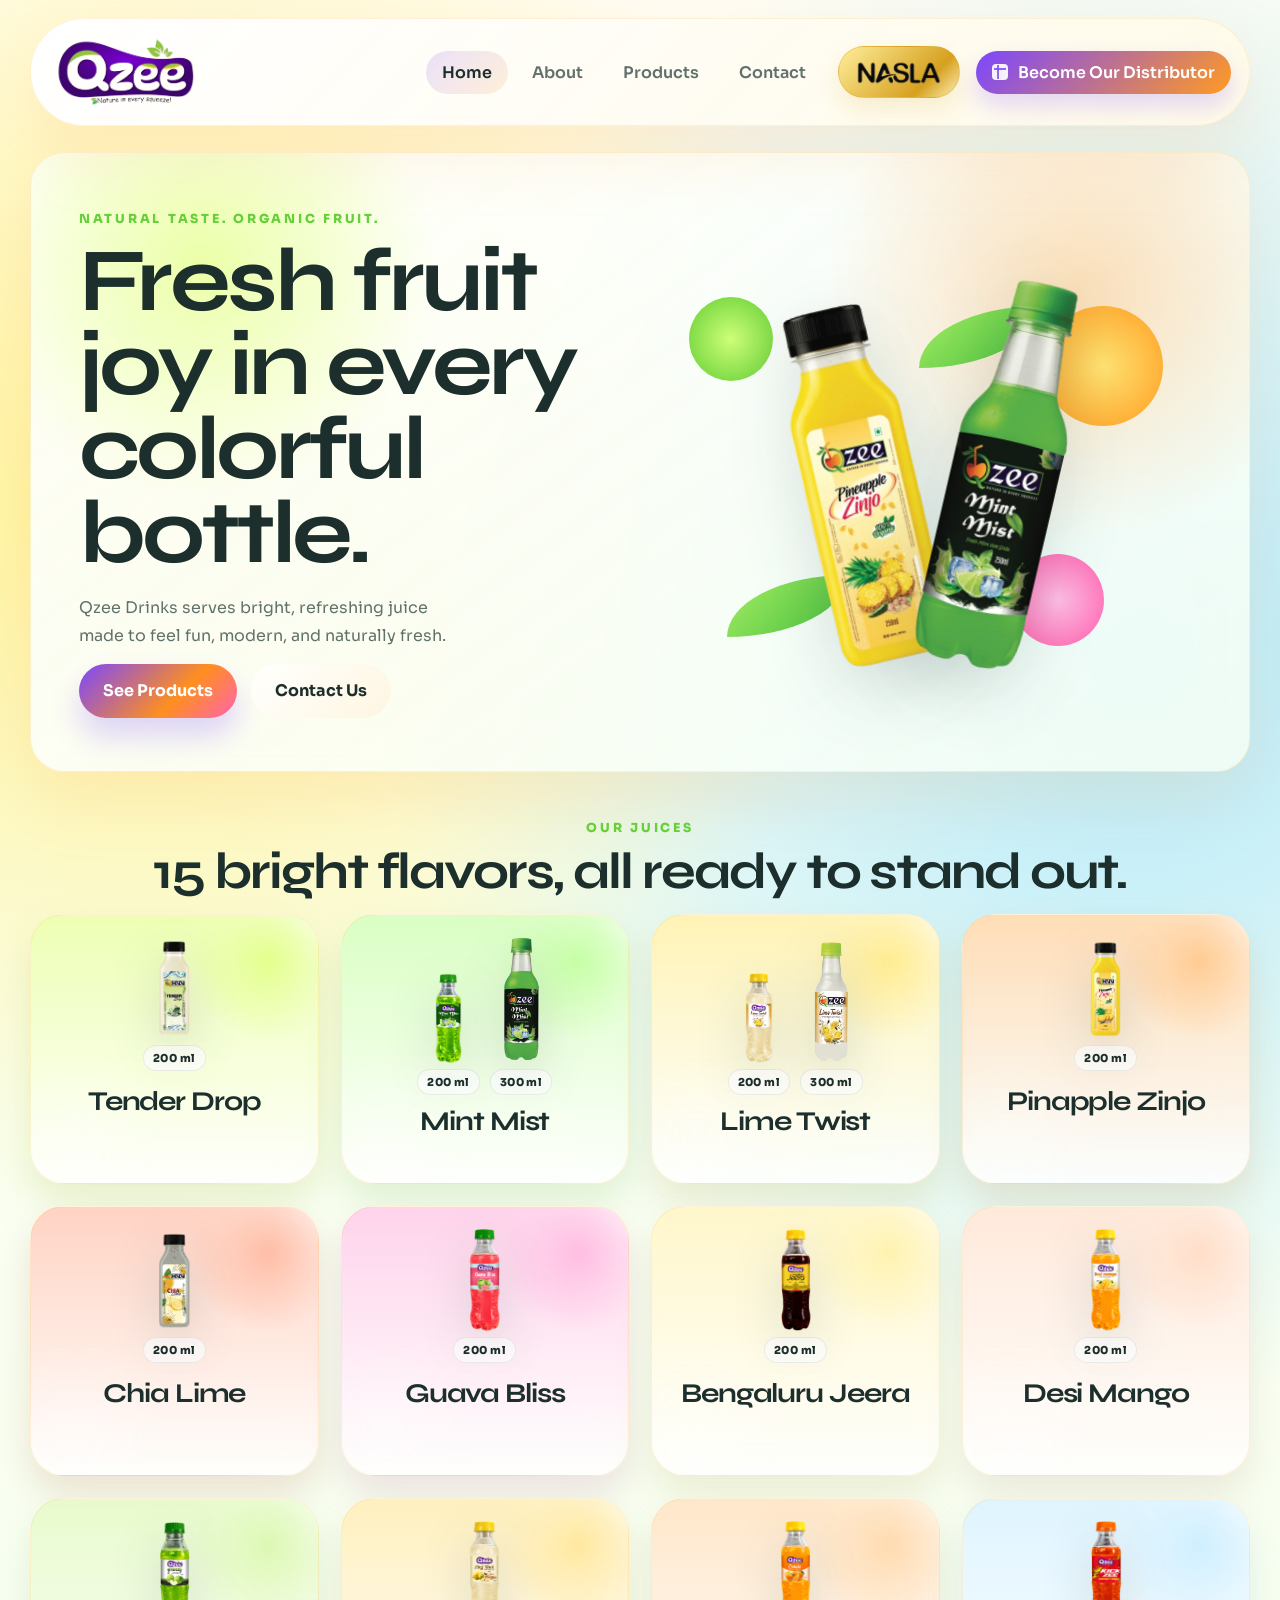
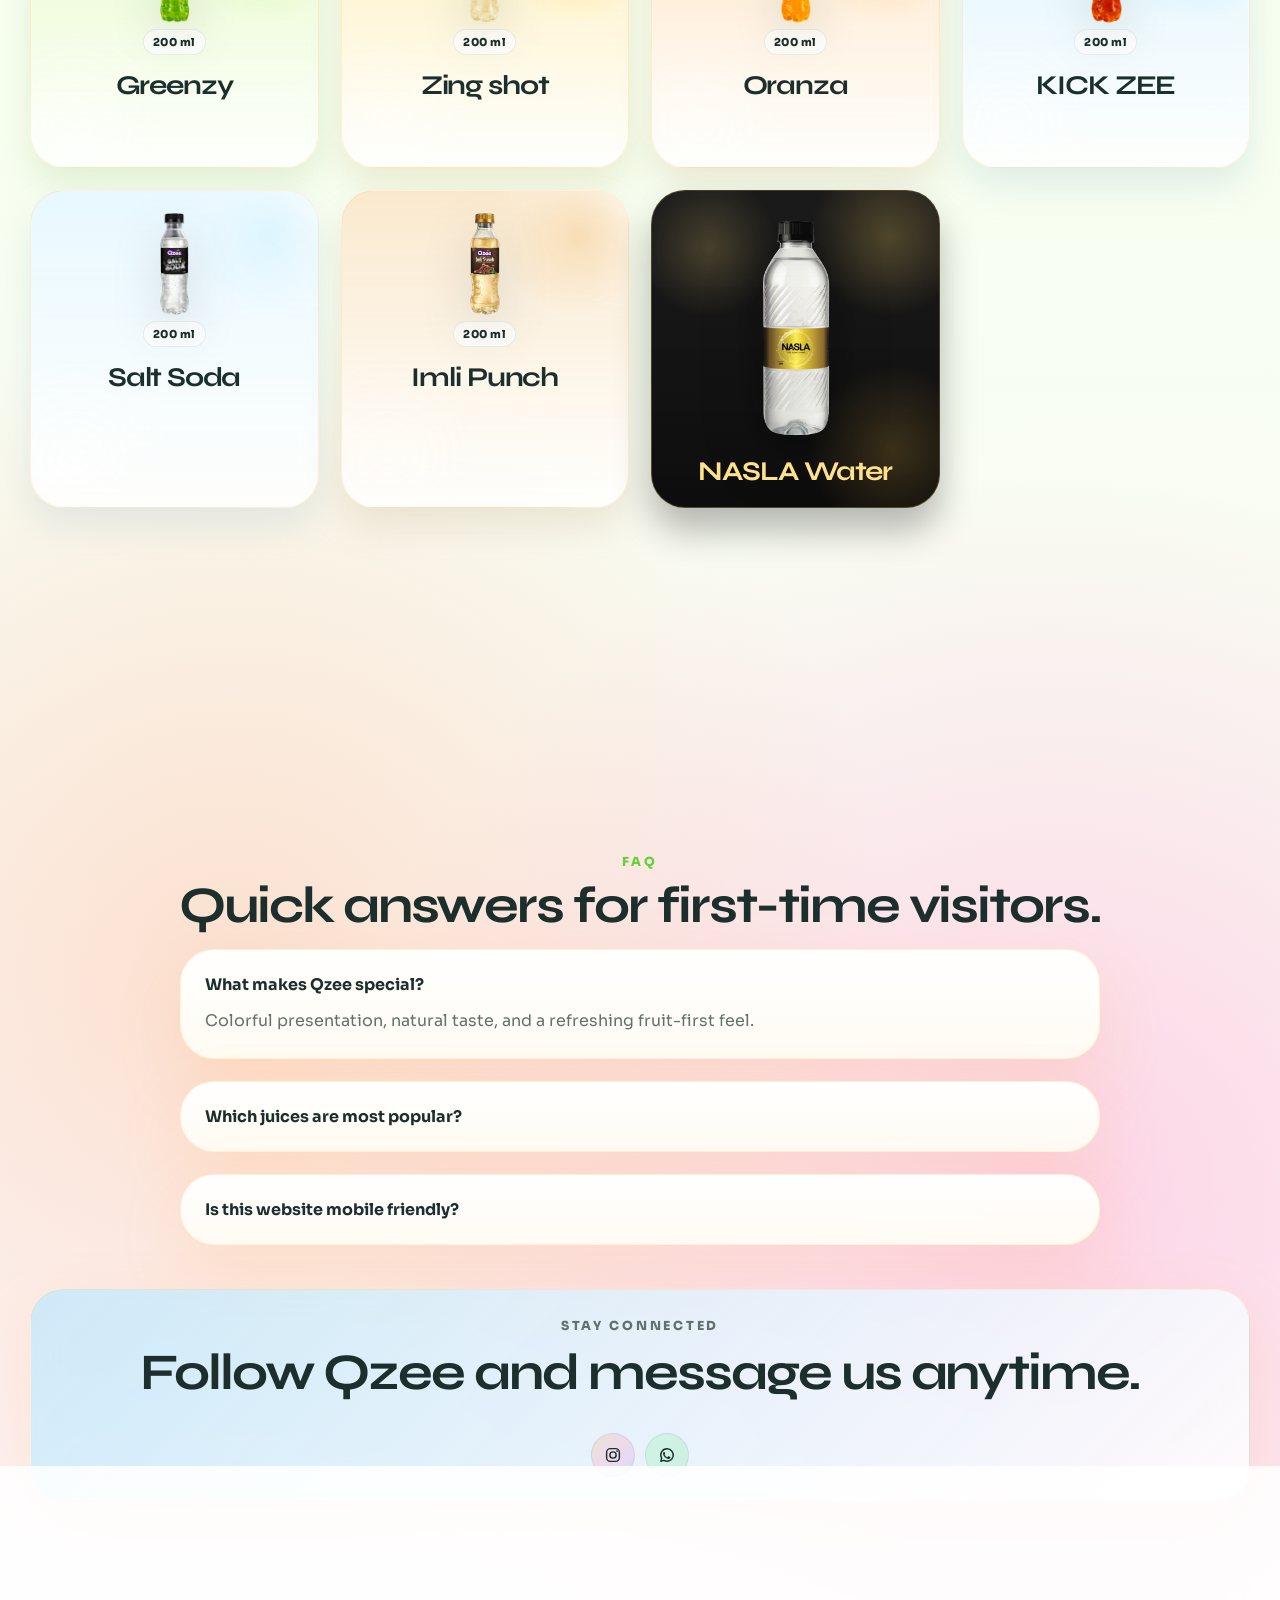
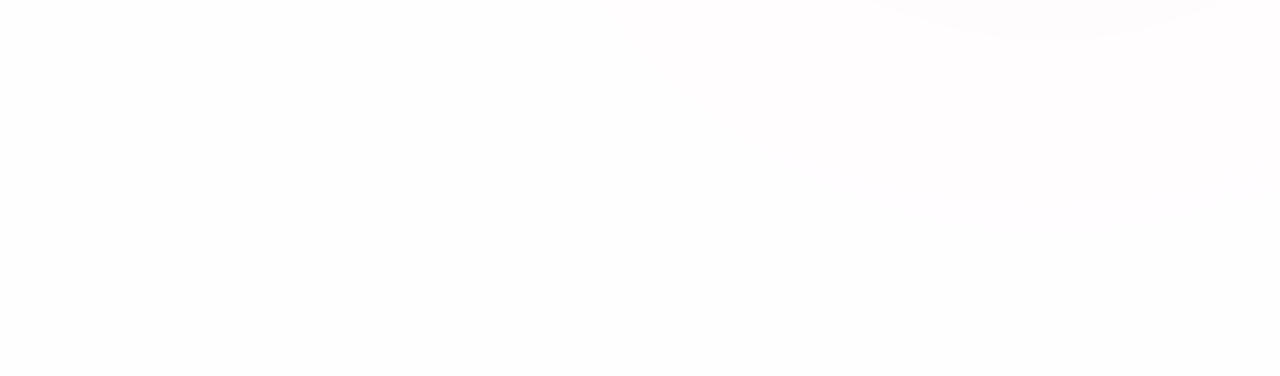
<file: index.html>
<!DOCTYPE html>
<html lang="en">
  <head>
    <meta charset="UTF-8" />
    <meta name="viewport" content="width=device-width, initial-scale=1.0" />
    <title>Qzee Drinks | Natural Fruit Juices, Soda Mixes & Fresh Refreshment</title>
    <meta
      name="description"
      content="Qzee Drinks brings natural fruit juices, soda lime refreshers, tender coconut blends, and bright everyday flavors made for fresh, real taste."
    />
    <meta property="og:title" content="Qzee Drinks | Natural Fruit Juices, Soda Mixes & Fresh Refreshment" />
    <meta
      property="og:description"
      content="Qzee Drinks brings natural fruit juices, soda lime refreshers, tender coconut blends, and bright everyday flavors made for fresh, real taste."
    />
    <meta property="og:type" content="website" />
    <link rel="preconnect" href="https://fonts.googleapis.com" />
    <link rel="preconnect" href="https://fonts.gstatic.com" crossorigin />
    <link
      href="https://fonts.googleapis.com/css2?family=Sora:wght@400;500;600;700;800&family=Syne:wght@600;700;800&display=swap"
      rel="stylesheet"
    />
    <link rel="icon" type="image/svg+xml" href="assets/qzee-logo.svg" />
    <link rel="shortcut icon" href="assets/qzee-logo.svg" />
    <link rel="apple-touch-icon" href="assets/qzee-logo.jpg" />
    <link rel="stylesheet" href="styles.css" />
  </head>
  <body data-page="home">
    <div class="site-shell">
      <header class="site-header">
        <a class="brand" href="index.html" aria-label="Qzee Drinks home">
          <img src="assets/qzee-logo.jpg" alt="Qzee Drinks logo" />
        </a>

        <button class="nav-toggle" aria-label="Open navigation" aria-expanded="false">
          <span></span>
          <span></span>
          <span></span>
        </button>

        <nav class="site-nav">
          <a class="active" href="index.html">Home</a>
          <a href="about.html">About</a>
          <a href="products.html">Products</a>
          <a href="contact.html">Contact</a>
          <a class="nasla-link-nav" href="nasla.html" aria-label="NASLA Water">
            <img src="assets/nasla-logo.png" alt="NASLA logo" />
          </a>
          <a class="distributor-link" href="contact.html">
            <span class="distributor-icon" aria-hidden="true"></span>
            Become Our Distributor
          </a>
        </nav>
      </header>

      <main>
        <section class="hero-home reveal" data-parallax-area>
          <div class="hero-copy">
            <p class="eyebrow">Natural Taste. Organic Fruit.</p>
            <h1>Fresh fruit joy in every colorful bottle.</h1>
            <p class="hero-text">
              Qzee Drinks serves bright, refreshing juice made to feel fun, modern, and naturally fresh.
            </p>
            <div class="hero-actions">
              <a class="button button-primary" href="products.html">See Products</a>
              <a class="button button-secondary" href="contact.html">Contact Us</a>
            </div>
          </div>

          <div class="hero-visual">
            <div class="shape blob-yellow"></div>
            <div class="shape blob-green"></div>
            <div class="shape blob-pink"></div>
            <div class="shape leaf-left"></div>
            <div class="shape leaf-right"></div>
            <div class="hero-bottles" data-follow-target>
              <img class="hero-bottle hero-bottle-left" src="assets/pinapple-zinjo.jpg" alt="Qzee bottle" />
              <img class="hero-bottle hero-bottle-right" src="assets/mint-mist.jpg" alt="Qzee bottle" />
            </div>
            <div class="hero-media-surface" data-follow-target>
              <div class="hero-media-image" aria-label="Qzee hero media placeholder"></div>
            </div>
          </div>
        </section>

        <section class="section reveal">
          <div class="section-header centered">
            <p class="eyebrow">Our Juices</p>
            <h2>15 bright flavors, all ready to stand out.</h2>
          </div>

          <div class="juice-grid">
            <article class="juice-card" style="--card-color:#dfff77;">
              <div class="juice-bottle-row">
                <div class="juice-bottle-unit small"><img src="assets/tender-drop.jpg" alt="Tender Drop 200 ml bottle" /><span>200 ml</span></div>
              </div>
              <h3>Tender Drop</h3>
            </article>
            <article class="juice-card dual-bottle-card" style="--card-color:#bcff95;">
              <div class="juice-bottle-row">
                <div class="juice-bottle-unit small"><img src="assets/Q9.jpg" alt="Mint Mist 200 ml bottle" /><span>200 ml</span></div>
                <div class="juice-bottle-unit"><img src="assets/mint-mist.jpg" alt="Mint Mist 300 ml bottle" /><span>300 ml</span></div>
              </div>
              <h3>Mint Mist</h3>
            </article>
            <article class="juice-card dual-bottle-card" style="--card-color:#ffe97d;">
              <div class="juice-bottle-row">
                <div class="juice-bottle-unit small"><img src="assets/Q1.jpg" alt="Lime Twist 200 ml bottle" /><span>200 ml</span></div>
                <div class="juice-bottle-unit"><img src="assets/lime-twist.jpg" alt="Lime Twist 300 ml bottle" /><span>300 ml</span></div>
              </div>
              <h3>Lime Twist</h3>
            </article>
            <article class="juice-card" style="--card-color:#ffc27e;">
              <div class="juice-bottle-row">
                <div class="juice-bottle-unit small"><img src="assets/pinapple-zinjo.jpg" alt="Pinapple Zinjo 200 ml bottle" /><span>200 ml</span></div>
              </div>
              <h3>Pinapple Zinjo</h3>
            </article>
            <article class="juice-card" style="--card-color:#ffb195;">
              <div class="juice-bottle-row">
                <div class="juice-bottle-unit small"><img src="assets/chia-lime.jpg" alt="Chia Lime 200 ml bottle" /><span>200 ml</span></div>
              </div>
              <h3>Chia Lime</h3>
            </article>
            <article class="juice-card" style="--card-color:#ffb1dc;">
              <div class="juice-bottle-row">
                <div class="juice-bottle-unit small"><img src="assets/Q4.jpg" alt="Berry Chill 200 ml bottle" /><span>200 ml</span></div>
              </div>
              <h3>Guava Bliss</h3>
            </article>
            <article class="juice-card" style="--card-color:#fff0a1;">
              <div class="juice-bottle-row">
                <div class="juice-bottle-unit small"><img src="assets/Q2.jpg" alt="Pineapple Pop 200 ml bottle" /><span>200 ml</span></div>
              </div>
              <h3>Bengaluru Jeera</h3>
            </article>
            <article class="juice-card" style="--card-color:#ffd8be;">
              <div class="juice-bottle-row">
                <div class="juice-bottle-unit small"><img src="assets/Q3.jpg" alt="Peach Glow 200 ml bottle" /><span>200 ml</span></div>
              </div>
              <h3>Desi Mango</h3>
            </article>
            <article class="juice-card" style="--card-color:#d6f7a5;">
              <div class="juice-bottle-row">
                <div class="juice-bottle-unit small"><img src="assets/Q5.jpg" alt="Green Fresh 200 ml bottle" /><span>200 ml</span></div>
              </div>
              <h3>Greenzy</h3>
            </article>
            <article class="juice-card" style="--card-color:#ffe48d;">
              <div class="juice-bottle-row">
                <div class="juice-bottle-unit small"><img src="assets/Q6.jpg" alt="Passion Sun 200 ml bottle" /><span>200 ml</span></div>
              </div>
              <h3>Zing shot</h3>
            </article>
            <article class="juice-card" style="--card-color:#ffd4a0;">
              <div class="juice-bottle-row">
                <div class="juice-bottle-unit small"><img src="assets/Q7.jpg" alt="Papaya Gold 200 ml bottle" /><span>200 ml</span></div>
              </div>
              <h3>Oranza</h3>
            </article>
            <article class="juice-card" style="--card-color:#c6ecff;">
              <div class="juice-bottle-row">
                <div class="juice-bottle-unit small"><img src="assets/Q8.jpg" alt="Blue Chill 200 ml bottle" /><span>200 ml</span></div>
              </div>
              <h3>KICK ZEE</h3>
            </article>
            <article class="juice-card" style="--card-color:#d7f3ff;">
              <div class="juice-bottle-row">
                <div class="juice-bottle-unit small"><img class="bottle-boost" src="assets/salt-lime.jpg" alt="Salt Soda 200 ml bottle" /><span>200 ml</span></div>
              </div>
              <h3>Salt Soda</h3>
            </article>
            <article class="juice-card" style="--card-color:#f6d7a7;">
              <div class="juice-bottle-row">
                <div class="juice-bottle-unit small"><img class="bottle-boost" src="assets/imli-punch.jpg" alt="Imli Punch 200 ml bottle" /><span>200 ml</span></div>
              </div>
              <h3>Imli Punch</h3>
            </article>
            <a class="juice-card nasla-promo-card" href="nasla.html">
              <div class="juice-bottle-row"><img src="assets/nasla-water-bottle.png" alt="NASLA Mineral Water bottle" /></div>
              <h3>NASLA Water</h3>
            </a>
          </div>
        </section>

        <section class="section reveal">
          <div class="section-header centered">
            <p class="eyebrow">Customer Love</p>
            <h2>Happy words from juice lovers.</h2>
          </div>

          <div class="card-grid three-col">
            <article class="info-card review-tone-1">
              <span class="stars">★★★★★</span>
              <p>Mint Lime tastes super fresh and clean.</p>
              <strong>Rizwan</strong>
            </article>
            <article class="info-card review-tone-2">
              <span class="stars">★★★★★</span>
              <p>Lime Twist is bold, bright, and really fun.</p>
              <strong>Hiba</strong>
            </article>
            <article class="info-card review-tone-3">
              <span class="stars">★★★★★</span>
              <p>Tender Coconut feels cool, smooth, and light.</p>
              <strong>Faris</strong>
            </article>
          </div>
        </section>

        <section class="section reveal">
          <div class="section-header centered">
            <p class="eyebrow">FAQ</p>
            <h2>Quick answers for first-time visitors.</h2>
          </div>

          <div class="faq-stack">
            <article class="faq-item active">
              <button class="faq-question" type="button">What makes Qzee special?</button>
              <div class="faq-answer">
                <p>Colorful presentation, natural taste, and a refreshing fruit-first feel.</p>
              </div>
            </article>
            <article class="faq-item">
              <button class="faq-question" type="button">Which juices are most popular?</button>
              <div class="faq-answer">
                <p>Mint Lime, Lime Twist, and Tender Coconut are the top favorites.</p>
              </div>
            </article>
            <article class="faq-item">
              <button class="faq-question" type="button">Is this website mobile friendly?</button>
              <div class="faq-answer">
                <p>Yes. The full site is rebuilt with a cleaner mobile-responsive layout.</p>
              </div>
            </article>
          </div>
        </section>

        <section class="section reveal">
          <div class="social-strip info-card tone-blue">
            <div class="section-header centered">
              <p class="eyebrow">Stay Connected</p>
              <h2>Follow Qzee and message us anytime.</h2>
            </div>
            <div class="social-links centered-social">
              <a class="social-link instagram-link" href="https://www.instagram.com/qzee_drinks?igsh=amtldzd6ZnJyOWF2" target="_blank" rel="noreferrer" aria-label="Instagram">
                <svg viewBox="0 0 24 24" aria-hidden="true"><rect x="3.5" y="3.5" width="17" height="17" rx="5"></rect><circle cx="12" cy="12" r="4.2"></circle><circle cx="17.4" cy="6.7" r="1.2" class="fill-dot"></circle></svg>
              </a>
              <a class="social-link whatsapp-link" href="https://wa.me/918861335079" target="_blank" rel="noreferrer" aria-label="WhatsApp">
                <svg viewBox="0 0 24 24" aria-hidden="true"><path d="M12 3.75a8.25 8.25 0 0 0-7.12 12.41L3.75 20.25l4.21-1.1A8.25 8.25 0 1 0 12 3.75Z"></path><path d="M9.13 8.5c-.17-.38-.35-.39-.52-.4h-.45c-.16 0-.42.06-.64.3-.22.24-.84.82-.84 2s.86 2.31.98 2.47c.12.16 1.69 2.73 4.18 3.72 2.06.82 2.49.66 2.94.62.45-.04 1.46-.6 1.66-1.19.2-.59.2-1.09.14-1.19-.06-.1-.23-.16-.49-.29-.26-.12-1.53-.75-1.77-.84-.24-.09-.42-.12-.6.12-.18.24-.68.84-.84 1.01-.16.17-.31.19-.57.06-.26-.12-1.08-.4-2.06-1.29-.77-.69-1.29-1.55-1.44-1.81-.15-.26-.02-.4.11-.53.12-.12.26-.31.39-.47.13-.16.17-.27.26-.45.09-.18.04-.34-.02-.47-.06-.13-.54-1.32-.75-1.82Z" class="fill-icon"></path></svg>
              </a>
            </div>
          </div>
        </section>
      </main>

      <footer class="site-footer">
        <div class="footer-grid">
          <div class="footer-brand">
            <img src="assets/qzee-logo.jpg" alt="Qzee Drinks logo" />
            <p>Fresh fruit energy with bright taste and a colorful brand mood.</p>
          </div>
          <div class="footer-block">
            <span>Location</span>
            <strong>Bengaluru , Karnataka</strong>
            <p>Serving bright juice vibes from India.</p>
          </div>
          <div class="footer-block">
            <span>Quick Links</span>
            <a href="about.html">About</a>
            <a href="products.html">Products</a>
            <a href="contact.html">Contact</a>
            <a href="mailto:Info@qzeedrinks.in?subject=Career%20With%20Us">Career With Us</a>
            <a class="footer-distribution-btn" href="distribution.html">
              <span class="distribution-icon" aria-hidden="true"></span>
              Distribution Center
            </a>
            <a class="footer-nasla-btn" href="nasla.html" aria-label="NASLA Water">
              <img src="assets/nasla-logo.png" alt="NASLA logo" />
            </a>
            <a class="footer-distributor-btn" href="contact.html">
              <span class="distributor-icon" aria-hidden="true"></span>
              Become Our Distributor
            </a>
          </div>
          <div class="footer-block">
            <span>Contact</span>
            <a href="tel:+918861335079">+91 88613 35079</a>
            <a href="mailto:Info@qzeedrinks.in">Info@qzeedrinks.in</a>
            <div class="social-links footer-social-links">
              <a class="social-link facebook-link" href="https://www.facebook.com/share/1J2gFsnGGF/?mibextid=wwXIfr" target="_blank" rel="noreferrer" aria-label="Facebook">
                <svg viewBox="0 0 24 24" aria-hidden="true"><path d="M13.2 20v-6.6h2.3l.4-2.7h-2.7V9c0-.8.2-1.4 1.4-1.4H16V5.2c-.3 0-1.1-.1-2.1-.1-2.1 0-3.5 1.3-3.5 3.7v2h-2.3v2.7h2.3V20h2.8Z" class="fill-icon"></path></svg>
              </a>
              <a class="social-link instagram-link" href="https://www.instagram.com/qzee_drinks?igsh=amtldzd6ZnJyOWF2" target="_blank" rel="noreferrer" aria-label="Instagram">
                <svg viewBox="0 0 24 24" aria-hidden="true"><rect x="3.5" y="3.5" width="17" height="17" rx="5"></rect><circle cx="12" cy="12" r="4.2"></circle><circle cx="17.4" cy="6.7" r="1.2" class="fill-dot"></circle></svg>
              </a>
              <a class="social-link whatsapp-link" href="https://wa.me/918861335079" target="_blank" rel="noreferrer" aria-label="WhatsApp">
                <svg viewBox="0 0 24 24" aria-hidden="true"><path d="M12 3.75a8.25 8.25 0 0 0-7.12 12.41L3.75 20.25l4.21-1.1A8.25 8.25 0 1 0 12 3.75Z"></path><path d="M9.13 8.5c-.17-.38-.35-.39-.52-.4h-.45c-.16 0-.42.06-.64.3-.22.24-.84.82-.84 2s.86 2.31.98 2.47c.12.16 1.69 2.73 4.18 3.72 2.06.82 2.49.66 2.94.62.45-.04 1.46-.6 1.66-1.19.2-.59.2-1.09.14-1.19-.06-.1-.23-.16-.49-.29-.26-.12-1.53-.75-1.77-.84-.24-.09-.42-.12-.6.12-.18.24-.68.84-.84 1.01-.16.17-.31.19-.57.06-.26-.12-1.08-.4-2.06-1.29-.77-.69-1.29-1.55-1.44-1.81-.15-.26-.02-.4.11-.53.12-.12.26-.31.39-.47.13-.16.17-.27.26-.45.09-.18.04-.34-.02-.47-.06-.13-.54-1.32-.75-1.82Z" class="fill-icon"></path></svg>
              </a>
            </div>
            <p>Mon - Sat / 10:00 AM - 7:00 PM</p>
          </div>
        </div>
      </footer>
    </div>

    <script src="script.js"></script>
  </body>
</html>
</file>
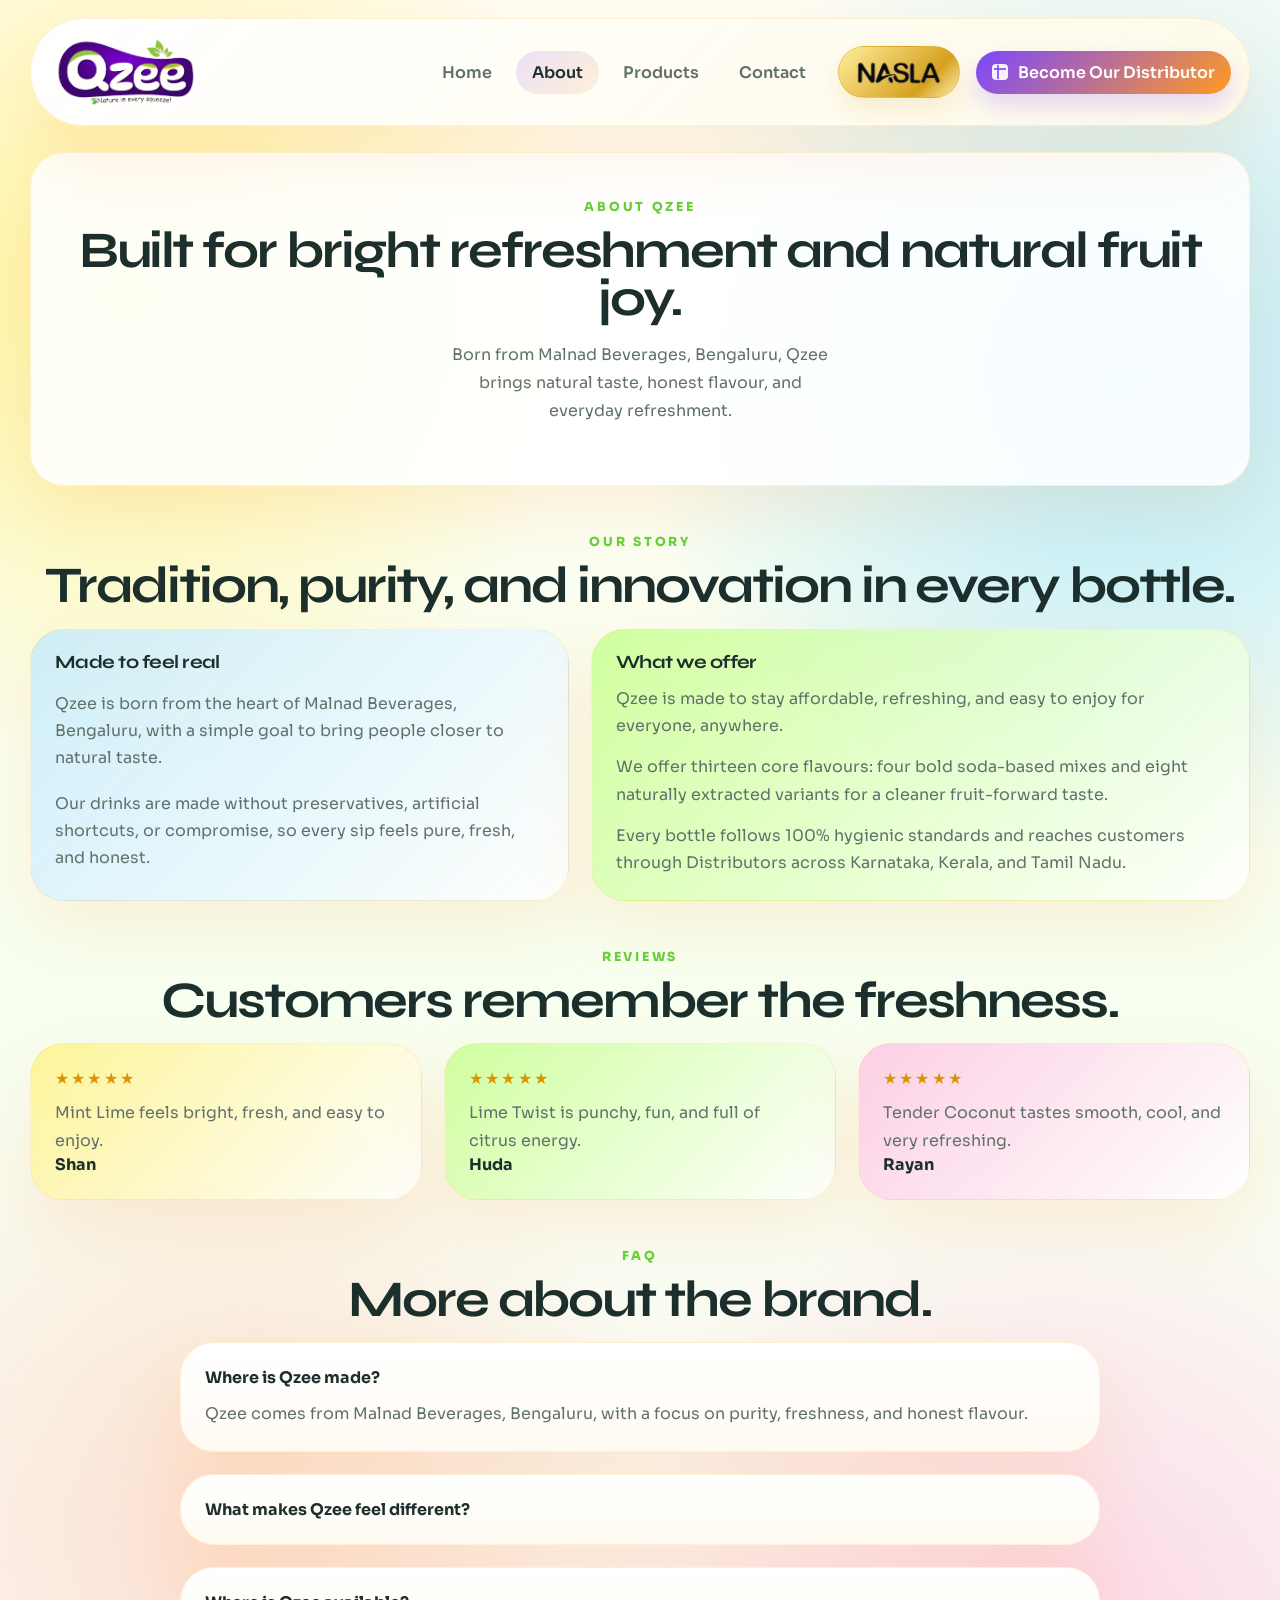
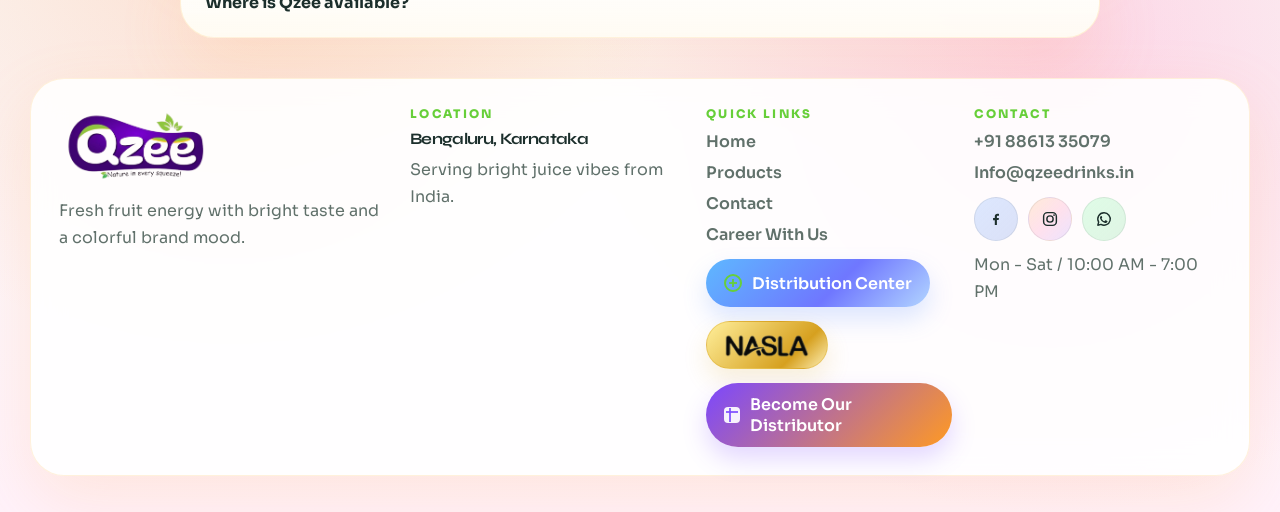
<file: about.html>
<!DOCTYPE html>
<html lang="en">
  <head>
    <meta charset="UTF-8" />
    <meta name="viewport" content="width=device-width, initial-scale=1.0" />
    <title>About | Qzee Drinks</title>
    <link rel="preconnect" href="https://fonts.googleapis.com" />
    <link rel="preconnect" href="https://fonts.gstatic.com" crossorigin />
    <link
      href="https://fonts.googleapis.com/css2?family=Sora:wght@400;500;600;700;800&family=Syne:wght@600;700;800&display=swap"
      rel="stylesheet"
    />
    <link rel="icon" type="image/svg+xml" href="assets/qzee-logo.svg" />
    <link rel="shortcut icon" href="assets/qzee-logo.svg" />
    <link rel="apple-touch-icon" href="assets/qzee-logo.jpg" />
    <link rel="stylesheet" href="styles.css" />
  </head>
  <body data-page="about">
    <div class="site-shell">
      <header class="site-header">
        <a class="brand" href="index.html"><img src="assets/qzee-logo.jpg" alt="Qzee Drinks logo" /></a>
        <button class="nav-toggle" aria-label="Open navigation" aria-expanded="false"><span></span><span></span><span></span></button>
        <nav class="site-nav">
          <a href="index.html">Home</a>
          <a class="active" href="about.html">About</a>
          <a href="products.html">Products</a>
          <a href="contact.html">Contact</a>
          <a class="nasla-link-nav" href="nasla.html" aria-label="NASLA Water">
            <img src="assets/nasla-logo.png" alt="NASLA logo" />
          </a>
          <a class="distributor-link" href="contact.html">
            <span class="distributor-icon" aria-hidden="true"></span>
            Become Our Distributor
          </a>
        </nav>
      </header>

      <main>
        <section class="page-hero simple-hero reveal">
          <div class="section-header centered">
            <p class="eyebrow">About Qzee</p>
            <h1>Built for bright refreshment and natural fruit joy.</h1>
            <p class="hero-text">Born from Malnad Beverages, Bengaluru, Qzee brings natural taste, honest flavour, and everyday refreshment.</p>
          </div>
        </section>

        <section class="section reveal">
          <div class="section-header centered">
            <p class="eyebrow">Our Story</p>
            <h2>Tradition, purity, and innovation in every bottle.</h2>
          </div>

          <div class="founder-layout">
            <article class="info-card tone-blue founder-story">
              <h3>Made to feel real</h3>
              <p>Qzee is born from the heart of Malnad Beverages, Bengaluru, with a simple goal to bring people closer to natural taste.</p>
              <p>Our drinks are made without preservatives, artificial shortcuts, or compromise, so every sip feels pure, fresh, and honest.</p>
            </article>

            <article class="info-card tone-green founder-story">
              <h3>What we offer</h3>
              <p>Qzee is made to stay affordable, refreshing, and easy to enjoy for everyone, anywhere.</p>
              <p>We offer thirteen core flavours: four bold soda-based mixes and eight naturally extracted variants for a cleaner fruit-forward taste.</p>
              <p>Every bottle follows 100% hygienic standards and reaches customers through Distributors across Karnataka, Kerala, and Tamil Nadu.</p>
            </article>
          </div>
        </section>

        <section class="section reveal">
          <div class="section-header centered">
            <p class="eyebrow">Reviews</p>
            <h2>Customers remember the freshness.</h2>
          </div>

          <div class="card-grid three-col">
            <article class="info-card review-tone-1">
              <span class="stars">★★★★★</span>
              <p>Mint Lime feels bright, fresh, and easy to enjoy.</p>
              <strong>Shan</strong>
            </article>
            <article class="info-card review-tone-2">
              <span class="stars">★★★★★</span>
              <p>Lime Twist is punchy, fun, and full of citrus energy.</p>
              <strong>Huda</strong>
            </article>
            <article class="info-card review-tone-3">
              <span class="stars">★★★★★</span>
              <p>Tender Coconut tastes smooth, cool, and very refreshing.</p>
              <strong>Rayan</strong>
            </article>
          </div>
        </section>

        <section class="section reveal">
          <div class="section-header centered">
            <p class="eyebrow">FAQ</p>
            <h2>More about the brand.</h2>
          </div>

          <div class="faq-stack">
            <article class="faq-item active">
              <button class="faq-question" type="button">Where is Qzee made?</button>
              <div class="faq-answer">
                <p>Qzee comes from Malnad Beverages, Bengaluru, with a focus on purity, freshness, and honest flavour.</p>
              </div>
            </article>
            <article class="faq-item">
              <button class="faq-question" type="button">What makes Qzee feel different?</button>
              <div class="faq-answer">
                <p>Natural taste, no artificial shortcuts, hygienic production, and a refreshing experience that feels real.</p>
              </div>
            </article>
            <article class="faq-item">
              <button class="faq-question" type="button">Where is Qzee available?</button>
              <div class="faq-answer">
                <p>Qzee is supplied across Karnataka, Kerala, and Tamil Nadu</p>
              </div>
            </article>
          </div>
        </section>
      </main>

      <footer class="site-footer">
        <div class="footer-grid">
          <div class="footer-brand"><img src="assets/qzee-logo.jpg" alt="Qzee Drinks logo" /><p>Fresh fruit energy with bright taste and a colorful brand mood.</p></div>
          <div class="footer-block"><span>Location</span><strong>Bengaluru, Karnataka</strong><p>Serving bright juice vibes from India.</p></div>
          <div class="footer-block"><span>Quick Links</span><a href="index.html">Home</a><a href="products.html">Products</a><a href="contact.html">Contact</a><a href="mailto:Info@qzeedrinks.in?subject=Career%20With%20Us">Career With Us</a><a class="footer-distribution-btn" href="distribution.html"><span class="distribution-icon" aria-hidden="true"></span>Distribution Center</a><a class="footer-nasla-btn" href="nasla.html" aria-label="NASLA Water"><img src="assets/nasla-logo.png" alt="NASLA logo" /></a><a class="footer-distributor-btn" href="contact.html"><span class="distributor-icon" aria-hidden="true"></span>Become Our Distributor</a></div>
          <div class="footer-block"><span>Contact</span><a href="tel:+918861335079">+91 88613 35079</a><a href="mailto:Info@qzeedrinks.in">Info@qzeedrinks.in</a><div class="social-links footer-social-links"><a class="social-link facebook-link" href="https://www.facebook.com/share/1J2gFsnGGF/?mibextid=wwXIfr" target="_blank" rel="noreferrer" aria-label="Facebook"><svg viewBox="0 0 24 24" aria-hidden="true"><path d="M13.2 20v-6.6h2.3l.4-2.7h-2.7V9c0-.8.2-1.4 1.4-1.4H16V5.2c-.3 0-1.1-.1-2.1-.1-2.1 0-3.5 1.3-3.5 3.7v2h-2.3v2.7h2.3V20h2.8Z" class="fill-icon"></path></svg></a><a class="social-link instagram-link" href="https://www.instagram.com/qzee_drinks?igsh=amtldzd6ZnJyOWF2" target="_blank" rel="noreferrer" aria-label="Instagram"><svg viewBox="0 0 24 24" aria-hidden="true"><rect x="3.5" y="3.5" width="17" height="17" rx="5"></rect><circle cx="12" cy="12" r="4.2"></circle><circle cx="17.4" cy="6.7" r="1.2" class="fill-dot"></circle></svg></a><a class="social-link whatsapp-link" href="https://wa.me/918861335079" target="_blank" rel="noreferrer" aria-label="WhatsApp"><svg viewBox="0 0 24 24" aria-hidden="true"><path d="M12 3.75a8.25 8.25 0 0 0-7.12 12.41L3.75 20.25l4.21-1.1A8.25 8.25 0 1 0 12 3.75Z"></path><path d="M9.13 8.5c-.17-.38-.35-.39-.52-.4h-.45c-.16 0-.42.06-.64.3-.22.24-.84.82-.84 2s.86 2.31.98 2.47c.12.16 1.69 2.73 4.18 3.72 2.06.82 2.49.66 2.94.62.45-.04 1.46-.6 1.66-1.19.2-.59.2-1.09.14-1.19-.06-.1-.23-.16-.49-.29-.26-.12-1.53-.75-1.77-.84-.24-.09-.42-.12-.6.12-.18.24-.68.84-.84 1.01-.16.17-.31.19-.57.06-.26-.12-1.08-.4-2.06-1.29-.77-.69-1.29-1.55-1.44-1.81-.15-.26-.02-.4.11-.53.12-.12.26-.31.39-.47.13-.16.17-.27.26-.45.09-.18.04-.34-.02-.47-.06-.13-.54-1.32-.75-1.82Z" class="fill-icon"></path></svg></a></div><p>Mon - Sat / 10:00 AM - 7:00 PM</p></div>
        </div>
      </footer>
    </div>
    <script src="script.js"></script>
  </body>
</html>
</file>
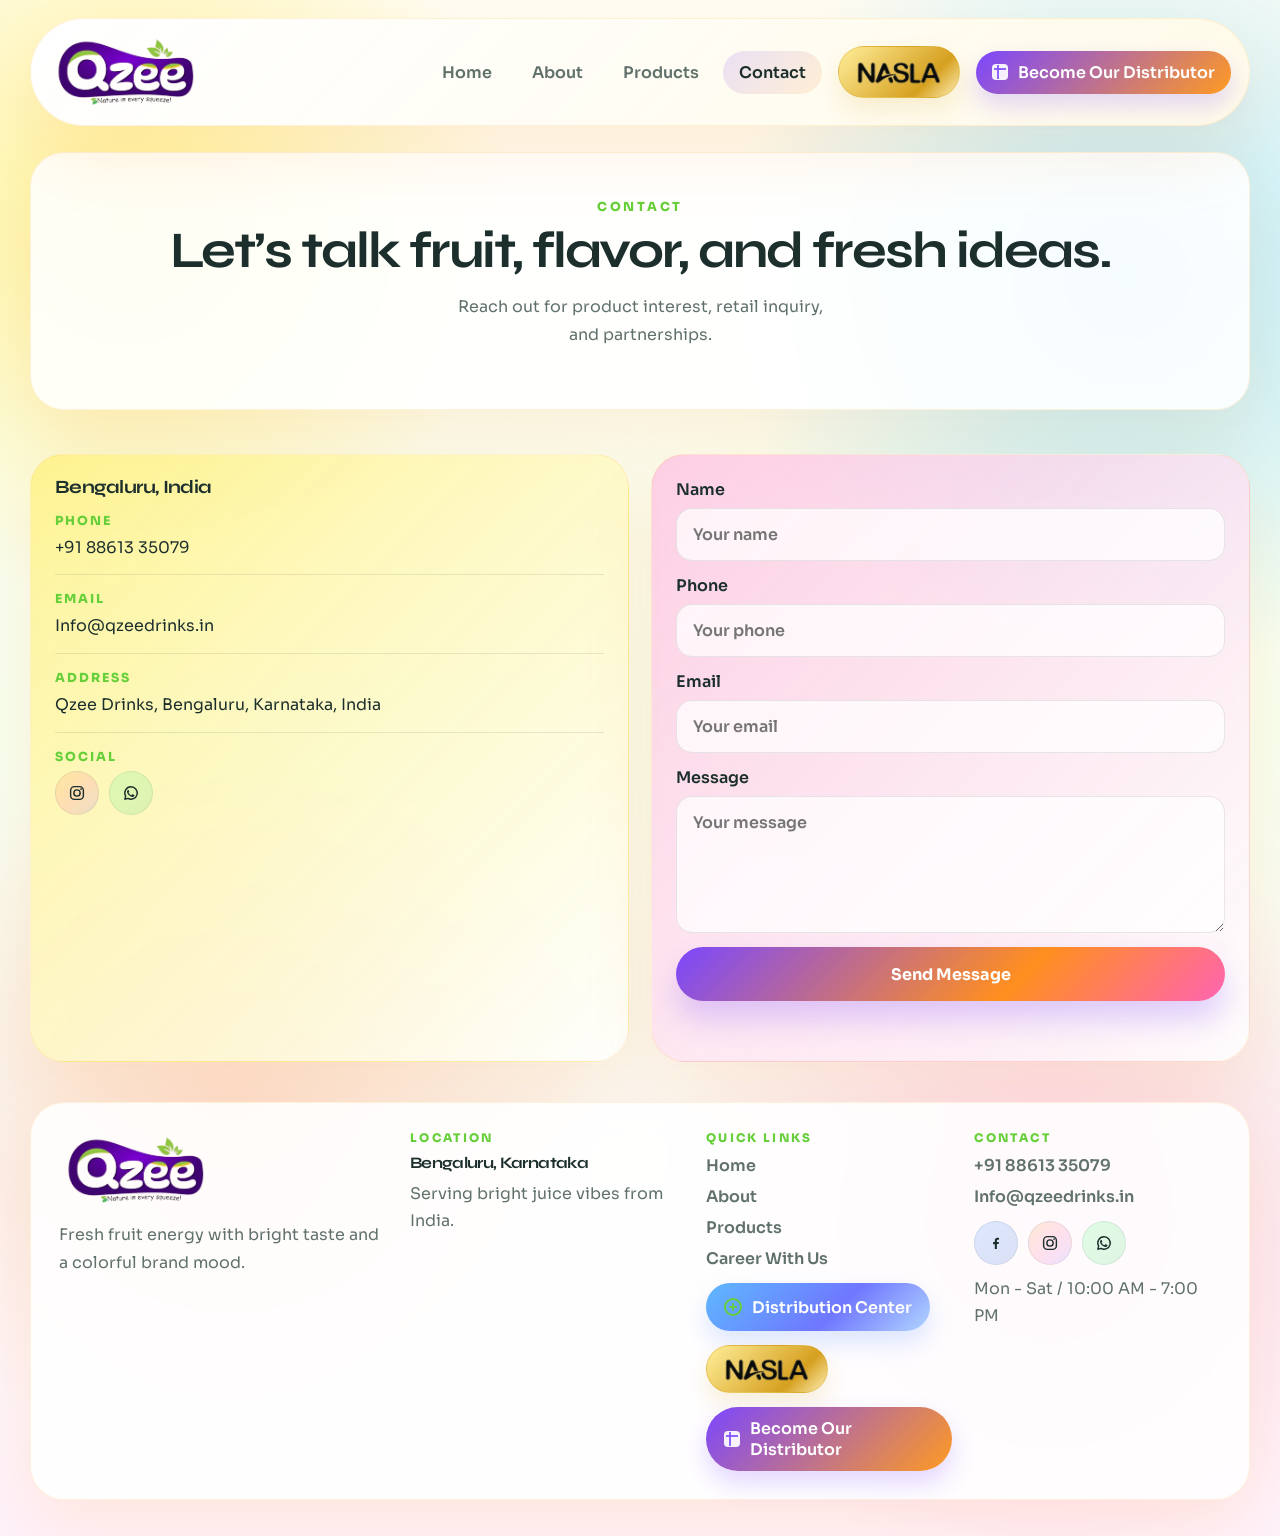
<file: contact.html>
<!DOCTYPE html>
<html lang="en">
  <head>
    <meta charset="UTF-8" />
    <meta name="viewport" content="width=device-width, initial-scale=1.0" />
    <title>Contact | Qzee Drinks</title>
    <link rel="preconnect" href="https://fonts.googleapis.com" />
    <link rel="preconnect" href="https://fonts.gstatic.com" crossorigin />
    <link
      href="https://fonts.googleapis.com/css2?family=Sora:wght@400;500;600;700;800&family=Syne:wght@600;700;800&display=swap"
      rel="stylesheet"
    />
    <link rel="icon" type="image/svg+xml" href="assets/qzee-logo.svg" />
    <link rel="shortcut icon" href="assets/qzee-logo.svg" />
    <link rel="apple-touch-icon" href="assets/qzee-logo.jpg" />
    <link rel="stylesheet" href="styles.css" />
  </head>
  <body data-page="contact">
    <div class="site-shell">
      <header class="site-header">
        <a class="brand" href="index.html"><img src="assets/qzee-logo.jpg" alt="Qzee Drinks logo" /></a>
        <button class="nav-toggle" aria-label="Open navigation" aria-expanded="false"><span></span><span></span><span></span></button>
        <nav class="site-nav">
          <a href="index.html">Home</a>
          <a href="about.html">About</a>
          <a href="products.html">Products</a>
          <a class="active" href="contact.html">Contact</a>
          <a class="nasla-link-nav" href="nasla.html" aria-label="NASLA Water">
            <img src="assets/nasla-logo.png" alt="NASLA logo" />
          </a>
          <a class="distributor-link" href="contact.html">
            <span class="distributor-icon" aria-hidden="true"></span>
            Become Our Distributor
          </a>
        </nav>
      </header>

      <main>
        <section class="page-hero simple-hero reveal">
          <div class="section-header centered">
            <p class="eyebrow">Contact</p>
            <h1>Let’s talk fruit, flavor, and fresh ideas.</h1>
            <p class="hero-text">Reach out for product interest, retail inquiry, and partnerships.</p>
          </div>
        </section>

        <section class="section reveal">
          <div class="card-grid two-col">
            <article class="info-card tone-yellow">
              <h3>Bengaluru, India</h3>
              <div class="contact-address">
                <div class="contact-address-item">
                  <span>Phone</span>
                  <a href="tel:+918861335079">+91 88613 35079</a>
                </div>
                <div class="contact-address-item">
                  <span>Email</span>
                  <a href="mailto:Info@qzeedrinks.in">Info@qzeedrinks.in</a>
                </div>
                <div class="contact-address-item">
                  <span>Address</span>
                  <p>Qzee Drinks, Bengaluru, Karnataka, India</p>
                </div>
                <div class="contact-address-item">
                  <span>Social</span>
                  <div class="social-links">
                    <a class="social-link instagram-link" href="https://www.instagram.com/qzee_drinks?igsh=amtldzd6ZnJyOWF2" target="_blank" rel="noreferrer" aria-label="Instagram">
                      <svg viewBox="0 0 24 24" aria-hidden="true"><rect x="3.5" y="3.5" width="17" height="17" rx="5"></rect><circle cx="12" cy="12" r="4.2"></circle><circle cx="17.4" cy="6.7" r="1.2" class="fill-dot"></circle></svg>
                    </a>
                    <a class="social-link whatsapp-link" href="https://wa.me/918861335079" target="_blank" rel="noreferrer" aria-label="WhatsApp">
                      <svg viewBox="0 0 24 24" aria-hidden="true"><path d="M12 3.75a8.25 8.25 0 0 0-7.12 12.41L3.75 20.25l4.21-1.1A8.25 8.25 0 1 0 12 3.75Z"></path><path d="M9.13 8.5c-.17-.38-.35-.39-.52-.4h-.45c-.16 0-.42.06-.64.3-.22.24-.84.82-.84 2s.86 2.31.98 2.47c.12.16 1.69 2.73 4.18 3.72 2.06.82 2.49.66 2.94.62.45-.04 1.46-.6 1.66-1.19.2-.59.2-1.09.14-1.19-.06-.1-.23-.16-.49-.29-.26-.12-1.53-.75-1.77-.84-.24-.09-.42-.12-.6.12-.18.24-.68.84-.84 1.01-.16.17-.31.19-.57.06-.26-.12-1.08-.4-2.06-1.29-.77-.69-1.29-1.55-1.44-1.81-.15-.26-.02-.4.11-.53.12-.12.26-.31.39-.47.13-.16.17-.27.26-.45.09-.18.04-.34-.02-.47-.06-.13-.54-1.32-.75-1.82Z" class="fill-icon"></path></svg>
                    </a>
                  </div>
                </div>
              </div>
            </article>

            <form
              class="contact-form info-card tone-pink"
              id="contact-form"
              action="https://formsubmit.co/ajax/Info@qzeedrinks.in"
              method="POST"
            >
              <input type="hidden" name="_subject" value="New Qzee Drinks contact enquiry" />
              <input type="hidden" name="_template" value="table" />
              <input type="text" name="_honey" tabindex="-1" autocomplete="off" class="honeypot-field" />
              <label>
                Name
                <input type="text" name="name" placeholder="Your name" required />
              </label>
              <label>
                Phone
                <input type="tel" name="phone" placeholder="Your phone" required />
              </label>
              <label>
                Email
                <input type="email" name="email" placeholder="Your email" required />
              </label>
              <label>
                Message
                <textarea name="message" rows="5" placeholder="Your message" required></textarea>
              </label>
              <button class="button button-primary" type="submit">Send Message</button>
              <p class="form-status" id="form-status" aria-live="polite"></p>
            </form>
          </div>
        </section>
      </main>

      <footer class="site-footer">
        <div class="footer-grid">
          <div class="footer-brand"><img src="assets/qzee-logo.jpg" alt="Qzee Drinks logo" /><p>Fresh fruit energy with bright taste and a colorful brand mood.</p></div>
          <div class="footer-block"><span>Location</span><strong>Bengaluru, Karnataka</strong><p>Serving bright juice vibes from India.</p></div>
          <div class="footer-block"><span>Quick Links</span><a href="index.html">Home</a><a href="about.html">About</a><a href="products.html">Products</a><a href="mailto:Info@qzeedrinks.in?subject=Career%20With%20Us">Career With Us</a><a class="footer-distribution-btn" href="distribution.html"><span class="distribution-icon" aria-hidden="true"></span>Distribution Center</a><a class="footer-nasla-btn" href="nasla.html" aria-label="NASLA Water"><img src="assets/nasla-logo.png" alt="NASLA logo" /></a><a class="footer-distributor-btn" href="contact.html"><span class="distributor-icon" aria-hidden="true"></span>Become Our Distributor</a></div>
          <div class="footer-block"><span>Contact</span><a href="tel:+918861335079">+91 88613 35079</a><a href="mailto:Info@qzeedrinks.in">Info@qzeedrinks.in</a><div class="social-links footer-social-links"><a class="social-link facebook-link" href="https://www.facebook.com/share/1J2gFsnGGF/?mibextid=wwXIfr" target="_blank" rel="noreferrer" aria-label="Facebook"><svg viewBox="0 0 24 24" aria-hidden="true"><path d="M13.2 20v-6.6h2.3l.4-2.7h-2.7V9c0-.8.2-1.4 1.4-1.4H16V5.2c-.3 0-1.1-.1-2.1-.1-2.1 0-3.5 1.3-3.5 3.7v2h-2.3v2.7h2.3V20h2.8Z" class="fill-icon"></path></svg></a><a class="social-link instagram-link" href="https://www.instagram.com/qzee_drinks?igsh=amtldzd6ZnJyOWF2" target="_blank" rel="noreferrer" aria-label="Instagram"><svg viewBox="0 0 24 24" aria-hidden="true"><rect x="3.5" y="3.5" width="17" height="17" rx="5"></rect><circle cx="12" cy="12" r="4.2"></circle><circle cx="17.4" cy="6.7" r="1.2" class="fill-dot"></circle></svg></a><a class="social-link whatsapp-link" href="https://wa.me/918861335079" target="_blank" rel="noreferrer" aria-label="WhatsApp"><svg viewBox="0 0 24 24" aria-hidden="true"><path d="M12 3.75a8.25 8.25 0 0 0-7.12 12.41L3.75 20.25l4.21-1.1A8.25 8.25 0 1 0 12 3.75Z"></path><path d="M9.13 8.5c-.17-.38-.35-.39-.52-.4h-.45c-.16 0-.42.06-.64.3-.22.24-.84.82-.84 2s.86 2.31.98 2.47c.12.16 1.69 2.73 4.18 3.72 2.06.82 2.49.66 2.94.62.45-.04 1.46-.6 1.66-1.19.2-.59.2-1.09.14-1.19-.06-.1-.23-.16-.49-.29-.26-.12-1.53-.75-1.77-.84-.24-.09-.42-.12-.6.12-.18.24-.68.84-.84 1.01-.16.17-.31.19-.57.06-.26-.12-1.08-.4-2.06-1.29-.77-.69-1.29-1.55-1.44-1.81-.15-.26-.02-.4.11-.53.12-.12.26-.31.39-.47.13-.16.17-.27.26-.45.09-.18.04-.34-.02-.47-.06-.13-.54-1.32-.75-1.82Z" class="fill-icon"></path></svg></a></div><p>Mon - Sat / 10:00 AM - 7:00 PM</p></div>
        </div>
      </footer>
    </div>
    <script src="script.js"></script>
  </body>
</html>
</file>
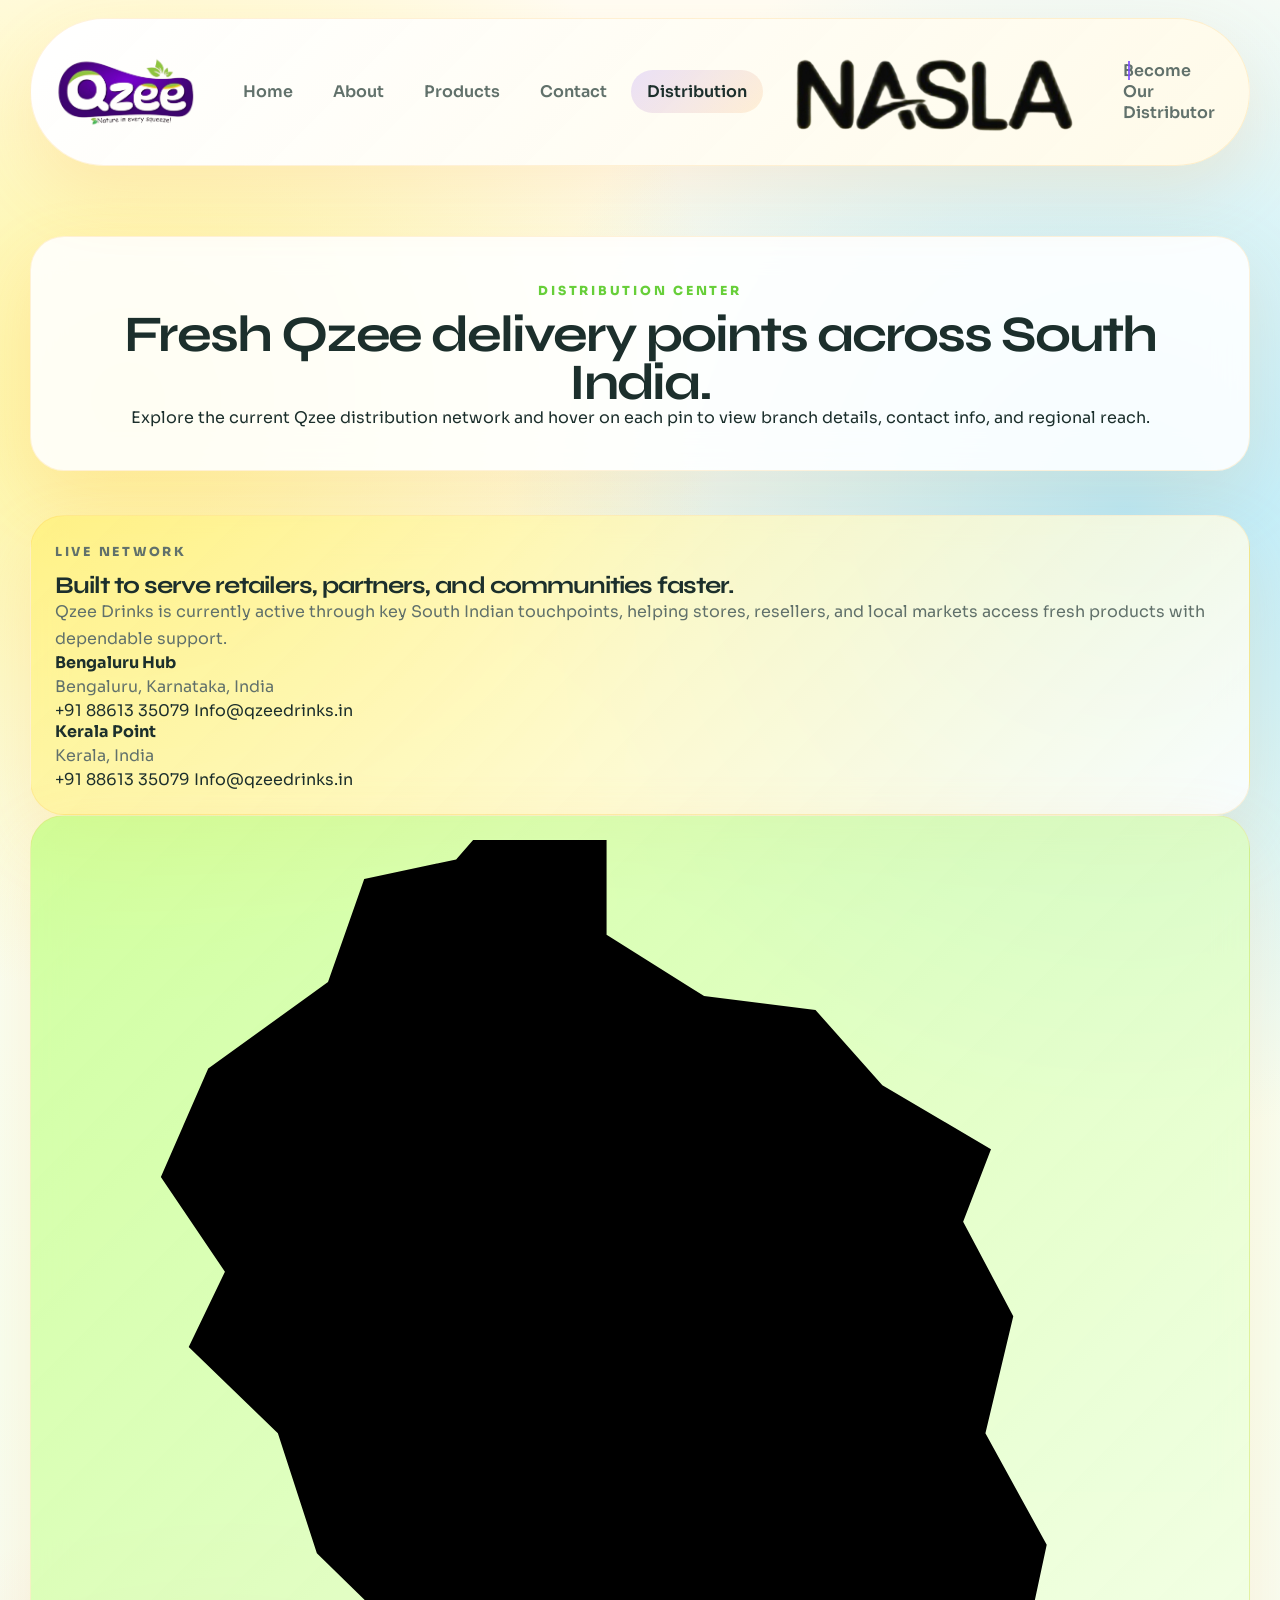
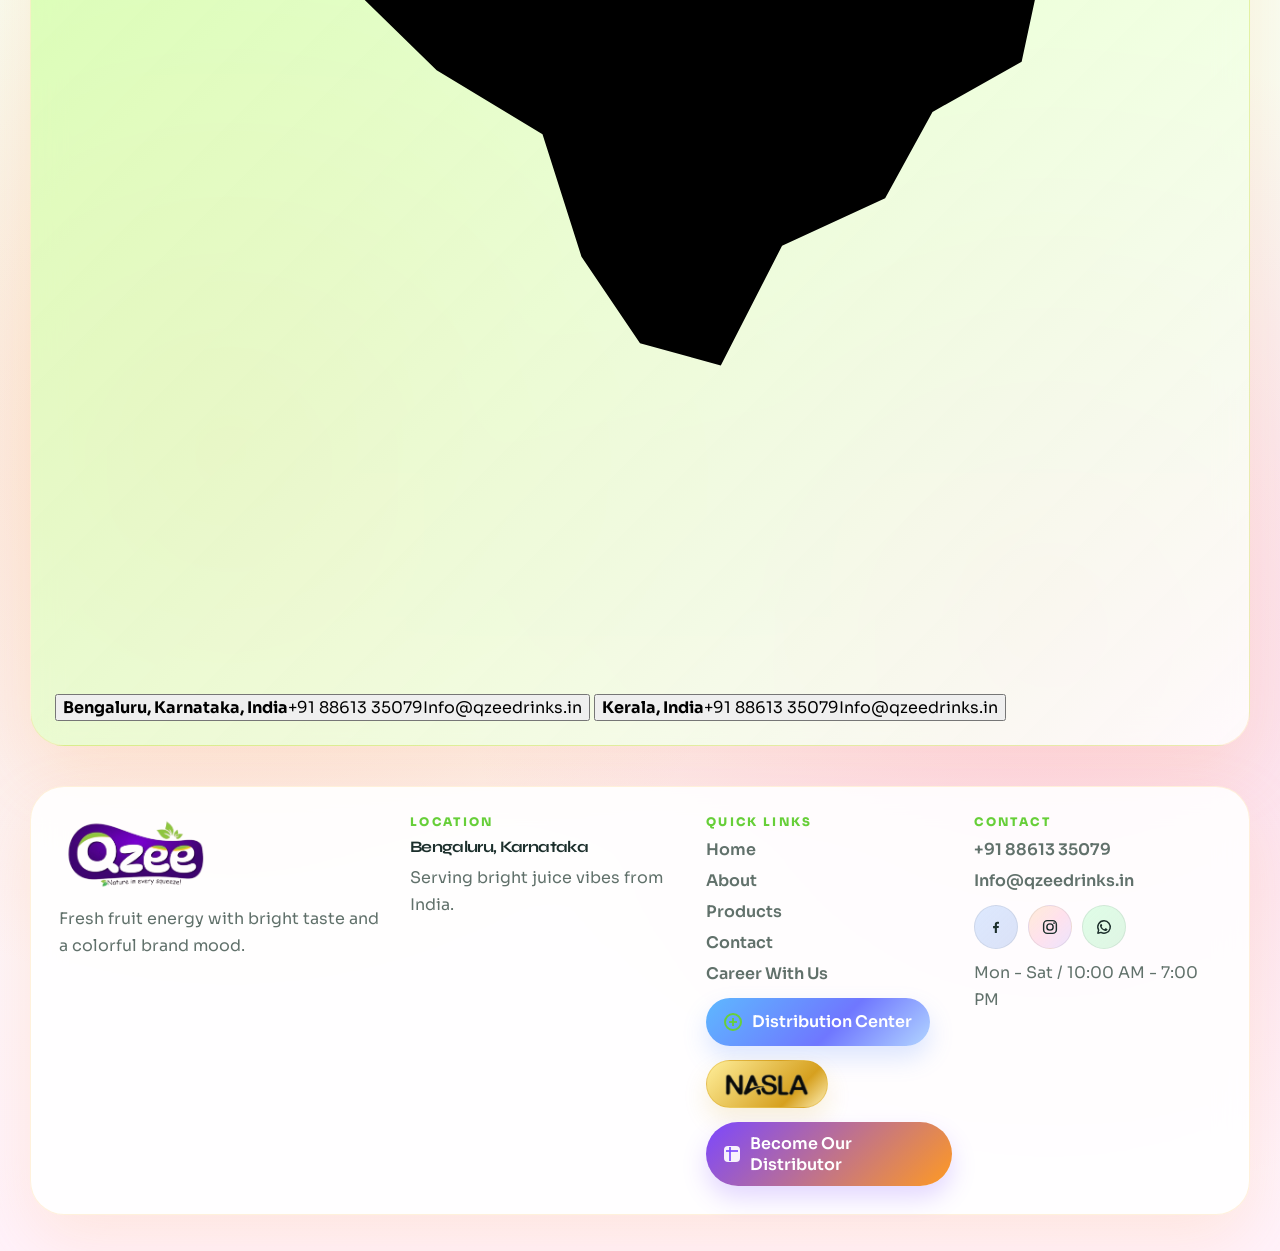
<file: distribution.html>
<!DOCTYPE html>
<html lang="en">
  <head>
    <meta charset="UTF-8" />
    <meta name="viewport" content="width=device-width, initial-scale=1.0" />
    <title>Distribution Center | Qzee Drinks</title>
    <link rel="preconnect" href="https://fonts.googleapis.com" />
    <link rel="preconnect" href="https://fonts.gstatic.com" crossorigin />
    <link
      href="https://fonts.googleapis.com/css2?family=Sora:wght@400;500;600;700;800&family=Syne:wght@600;700;800&display=swap"
      rel="stylesheet"
    />
    <link rel="icon" type="image/svg+xml" href="assets/qzee-logo.svg" />
    <link rel="shortcut icon" href="assets/qzee-logo.svg" />
    <link rel="apple-touch-icon" href="assets/qzee-logo.jpg" />
    <link rel="stylesheet" href="styles.css" />
  </head>
  <body data-page="distribution">
    <div class="site-shell">
      <header class="site-header">
        <a class="brand" href="index.html" aria-label="Qzee Drinks home">
          <img src="assets/qzee-logo.jpg" alt="Qzee Drinks logo" />
        </a>

        <button class="nav-toggle" aria-label="Open navigation" aria-expanded="false">
          <span></span>
          <span></span>
          <span></span>
        </button>

        <nav class="site-nav">
          <a href="index.html">Home</a>
          <a href="about.html">About</a>
          <a href="products.html">Products</a>
          <a href="contact.html">Contact</a>
          <a class="active" href="distribution.html">Distribution</a>
          <a class="nav-nasla" href="nasla.html" aria-label="NASLA Water">
            <img src="assets/nasla-logo.png" alt="NASLA logo" />
          </a>
          <a class="nav-distributor" href="contact.html">
            <span class="distributor-icon" aria-hidden="true"></span>
            Become Our Distributor
          </a>
        </nav>
      </header>

      <main>
        <section class="section reveal">
          <div class="page-hero centered-hero">
            <p class="eyebrow">Distribution Center</p>
            <h1>Fresh Qzee delivery points across South India.</h1>
            <p>Explore the current Qzee distribution network and hover on each pin to view branch details, contact info, and regional reach.</p>
          </div>
        </section>

        <section class="section reveal">
          <div class="distribution-layout">
            <article class="info-card tone-yellow distribution-copy">
              <p class="eyebrow">Live Network</p>
              <h2>Built to serve retailers, partners, and communities faster.</h2>
              <p>Qzee Drinks is currently active through key South Indian touchpoints, helping stores, resellers, and local markets access fresh products with dependable support.</p>
              <div class="distribution-list">
                <div class="distribution-card">
                  <strong>Bengaluru Hub</strong>
                  <p>Bengaluru, Karnataka, India</p>
                  <a href="tel:+918861335079">+91 88613 35079</a>
                  <a href="mailto:Info@qzeedrinks.in">Info@qzeedrinks.in</a>
                </div>
                <div class="distribution-card">
                  <strong>Kerala Point</strong>
                  <p>Kerala, India</p>
                  <a href="tel:+918861335079">+91 88613 35079</a>
                  <a href="mailto:Info@qzeedrinks.in">Info@qzeedrinks.in</a>
                </div>
              </div>
            </article>

            <article class="info-card tone-green distribution-map-card">
              <div class="distribution-map">
                <svg class="india-map-shape" viewBox="0 0 420 520" aria-hidden="true">
                  <path d="M198 34l35 22 40 5 24 27 39 23-10 26 18 34-10 42 22 40-9 42-32 18-17 31-37 17-22 43-29-8-21-31-14-44-38-23-43-42-14-43-32-31 13-27-23-34 17-39 43-31 13-37 33-7 20-23 34-9z" />
                </svg>
                <button class="map-pin pin-bengaluru" type="button" aria-label="Bengaluru distribution point">
                  <span class="pin-dot"></span>
                  <span class="pin-tooltip"><strong>Bengaluru, Karnataka, India</strong><span>+91 88613 35079</span><span>Info@qzeedrinks.in</span></span>
                </button>
                <button class="map-pin pin-kerala" type="button" aria-label="Kerala distribution point">
                  <span class="pin-dot"></span>
                  <span class="pin-tooltip"><strong>Kerala, India</strong><span>+91 88613 35079</span><span>Info@qzeedrinks.in</span></span>
                </button>
              </div>
            </article>
          </div>
        </section>
      </main>

      <footer class="site-footer">
        <div class="footer-grid">
          <div class="footer-brand"><img src="assets/qzee-logo.jpg" alt="Qzee Drinks logo" /><p>Fresh fruit energy with bright taste and a colorful brand mood.</p></div>
          <div class="footer-block"><span>Location</span><strong>Bengaluru, Karnataka</strong><p>Serving bright juice vibes from India.</p></div>
          <div class="footer-block"><span>Quick Links</span><a href="index.html">Home</a><a href="about.html">About</a><a href="products.html">Products</a><a href="contact.html">Contact</a><a href="mailto:Info@qzeedrinks.in?subject=Career%20With%20Us">Career With Us</a><a class="footer-distribution-btn" href="distribution.html"><span class="distribution-icon" aria-hidden="true"></span>Distribution Center</a><a class="footer-nasla-btn" href="nasla.html" aria-label="NASLA Water"><img src="assets/nasla-logo.png" alt="NASLA logo" /></a><a class="footer-distributor-btn" href="contact.html"><span class="distributor-icon" aria-hidden="true"></span>Become Our Distributor</a></div>
          <div class="footer-block"><span>Contact</span><a href="tel:+918861335079">+91 88613 35079</a><a href="mailto:Info@qzeedrinks.in">Info@qzeedrinks.in</a><div class="social-links footer-social-links"><a class="social-link facebook-link" href="https://www.facebook.com/share/1J2gFsnGGF/?mibextid=wwXIfr" target="_blank" rel="noreferrer" aria-label="Facebook"><svg viewBox="0 0 24 24" aria-hidden="true"><path d="M13.2 20v-6.6h2.3l.4-2.7h-2.7V9c0-.8.2-1.4 1.4-1.4H16V5.2c-.3 0-1.1-.1-2.1-.1-2.1 0-3.5 1.3-3.5 3.7v2h-2.3v2.7h2.3V20h2.8Z" class="fill-icon"></path></svg></a><a class="social-link instagram-link" href="https://www.instagram.com/qzee_drinks?igsh=amtldzd6ZnJyOWF2" target="_blank" rel="noreferrer" aria-label="Instagram"><svg viewBox="0 0 24 24" aria-hidden="true"><rect x="3.5" y="3.5" width="17" height="17" rx="5"></rect><circle cx="12" cy="12" r="4.2"></circle><circle cx="17.4" cy="6.7" r="1.2" class="fill-dot"></circle></svg></a><a class="social-link whatsapp-link" href="https://wa.me/918861335079" target="_blank" rel="noreferrer" aria-label="WhatsApp"><svg viewBox="0 0 24 24" aria-hidden="true"><path d="M12 3.75a8.25 8.25 0 0 0-7.12 12.41L3.75 20.25l4.21-1.1A8.25 8.25 0 1 0 12 3.75Z"></path><path d="M9.13 8.5c-.17-.38-.35-.39-.52-.4h-.45c-.16 0-.42.06-.64.3-.22.24-.84.82-.84 2s.86 2.31.98 2.47c.12.16 1.69 2.73 4.18 3.72 2.06.82 2.49.66 2.94.62.45-.04 1.46-.6 1.66-1.19.2-.59.2-1.09.14-1.19-.06-.1-.23-.16-.49-.29-.26-.12-1.53-.75-1.77-.84-.24-.09-.42-.12-.6.12-.18.24-.68.84-.84 1.01-.16.17-.31.19-.57.06-.26-.12-1.08-.4-2.06-1.29-.77-.69-1.29-1.55-1.44-1.81-.15-.26-.02-.4.11-.53.12-.12.26-.31.39-.47.13-.16.17-.27.26-.45.09-.18.04-.34-.02-.47-.06-.13-.54-1.32-.75-1.82Z" class="fill-icon"></path></svg></a></div><p>Mon - Sat / 10:00 AM - 7:00 PM</p></div>
        </div>
      </footer>
    </div>
    <script src="script.js"></script>
  </body>
</html>
</file>
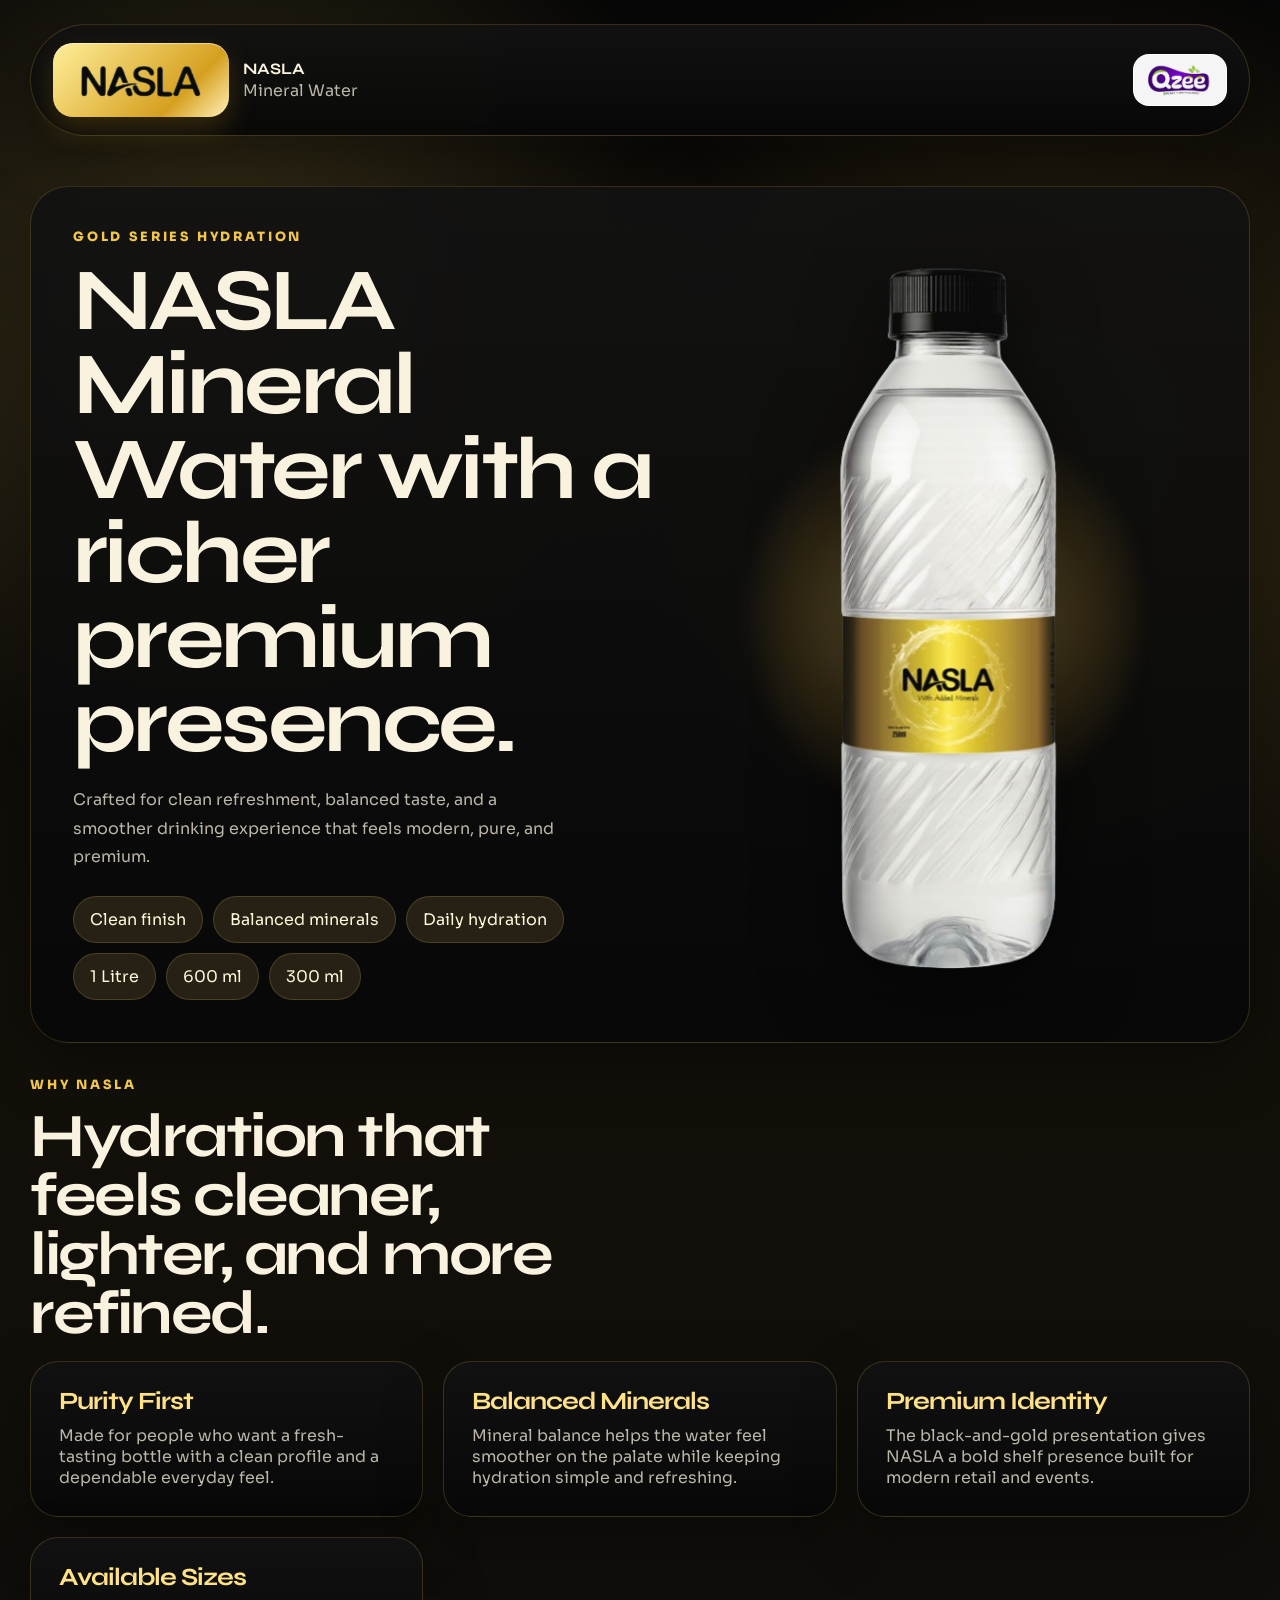
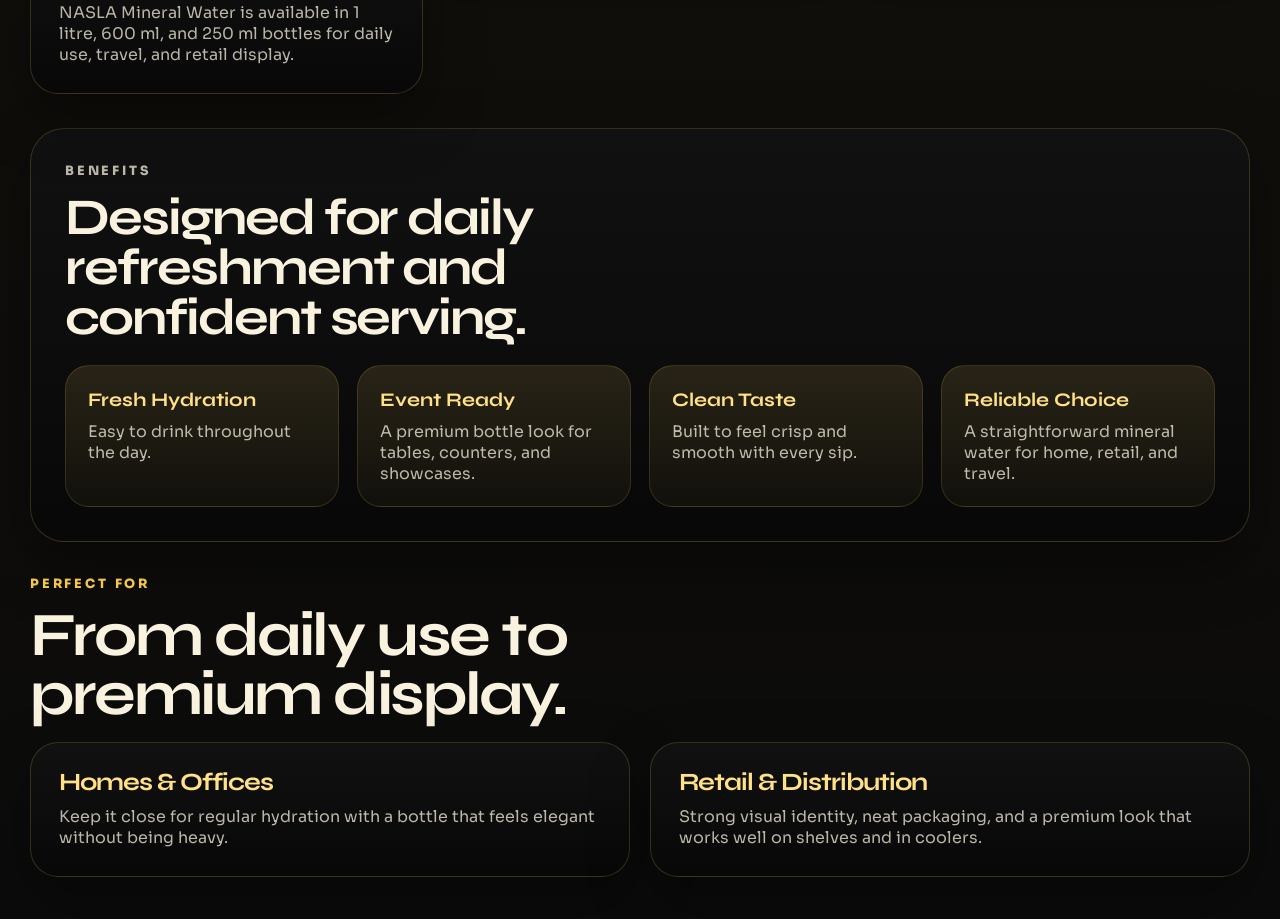
<file: nasla.html>
<!DOCTYPE html>
<html lang="en">
  <head>
    <meta charset="UTF-8" />
    <meta name="viewport" content="width=device-width, initial-scale=1.0" />
    <title>NASLA Mineral Water</title>
    <link rel="preconnect" href="https://fonts.googleapis.com" />
    <link rel="preconnect" href="https://fonts.gstatic.com" crossorigin />
    <link
      href="https://fonts.googleapis.com/css2?family=Sora:wght@400;500;600;700;800&family=Syne:wght@600;700;800&display=swap"
      rel="stylesheet"
    />
    <link rel="icon" type="image/svg+xml" href="assets/qzee-logo.svg" />
    <link rel="shortcut icon" href="assets/qzee-logo.svg" />
    <link rel="apple-touch-icon" href="assets/qzee-logo.jpg" />
    <link rel="stylesheet" href="styles.css" />
  </head>
  <body class="nasla-page">
    <div class="nasla-shell">
      <header class="nasla-header">
        <div class="nasla-brand">
          <span class="nasla-brand-mark">
            <img src="assets/Screenshot_1447-10-11_at_1.19.17_PM-removebg-preview.png" alt="NASLA logo" />
          </span>
          <div class="nasla-brand-copy">
            <strong>NASLA</strong>
            <p>Mineral Water</p>
          </div>
        </div>
        <a class="nasla-link" href="index.html" aria-label="Back to Qzee">
          <img src="assets/qzee-logo.jpg" alt="Qzee logo" />
        </a>
      </header>

      <main>
        <section class="nasla-hero">
          <div class="nasla-copy">
            <p class="nasla-eyebrow">Gold Series Hydration</p>
            <h1>NASLA Mineral Water with a richer premium presence.</h1>
            <p class="nasla-text">
              Crafted for clean refreshment, balanced taste, and a smoother drinking experience that feels modern,
              pure, and premium.
            </p>
            <div class="nasla-points">
              <span>Clean finish</span>
              <span>Balanced minerals</span>
              <span>Daily hydration</span>
              <span>1 Litre</span>
              <span>600 ml</span>
              <span>300 ml</span>
            </div>
          </div>

          <div class="nasla-bottle-stage">
            <div class="nasla-halo"></div>
            <img src="assets/nasla-water-bottle.png" alt="NASLA Mineral Water bottle" />
          </div>
        </section>

        <section class="nasla-section">
          <div class="nasla-section-head">
            <p class="nasla-eyebrow">Why NASLA</p>
            <h2>Hydration that feels cleaner, lighter, and more refined.</h2>
          </div>

          <div class="nasla-grid">
            <article class="nasla-card">
              <h3>Purity First</h3>
              <p>Made for people who want a fresh-tasting bottle with a clean profile and a dependable everyday feel.</p>
            </article>
            <article class="nasla-card">
              <h3>Balanced Minerals</h3>
              <p>Mineral balance helps the water feel smoother on the palate while keeping hydration simple and refreshing.</p>
            </article>
            <article class="nasla-card">
              <h3>Premium Identity</h3>
              <p>The black-and-gold presentation gives NASLA a bold shelf presence built for modern retail and events.</p>
            </article>
            <article class="nasla-card">
              <h3>Available Sizes</h3>
              <p>NASLA Mineral Water is available in 1 litre, 600 ml, and 250 ml bottles for daily use, travel, and retail display.</p>
            </article>
          </div>
        </section>

        <section class="nasla-band">
          <div class="nasla-band-copy">
            <p class="nasla-eyebrow">Benefits</p>
            <h2>Designed for daily refreshment and confident serving.</h2>
          </div>
          <div class="nasla-benefits">
            <article>
              <strong>Fresh Hydration</strong>
              <p>Easy to drink throughout the day.</p>
            </article>
            <article>
              <strong>Event Ready</strong>
              <p>A premium bottle look for tables, counters, and showcases.</p>
            </article>
            <article>
              <strong>Clean Taste</strong>
              <p>Built to feel crisp and smooth with every sip.</p>
            </article>
            <article>
              <strong>Reliable Choice</strong>
              <p>A straightforward mineral water for home, retail, and travel.</p>
            </article>
          </div>
        </section>

        <section class="nasla-section">
          <div class="nasla-section-head">
            <p class="nasla-eyebrow">Perfect For</p>
            <h2>From daily use to premium display.</h2>
          </div>

          <div class="nasla-grid two">
            <article class="nasla-card">
              <h3>Homes & Offices</h3>
              <p>Keep it close for regular hydration with a bottle that feels elegant without being heavy.</p>
            </article>
            <article class="nasla-card">
              <h3>Retail & Distribution</h3>
              <p>Strong visual identity, neat packaging, and a premium look that works well on shelves and in coolers.</p>
            </article>
          </div>
        </section>
      </main>
    </div>
  </body>
</html>
</file>
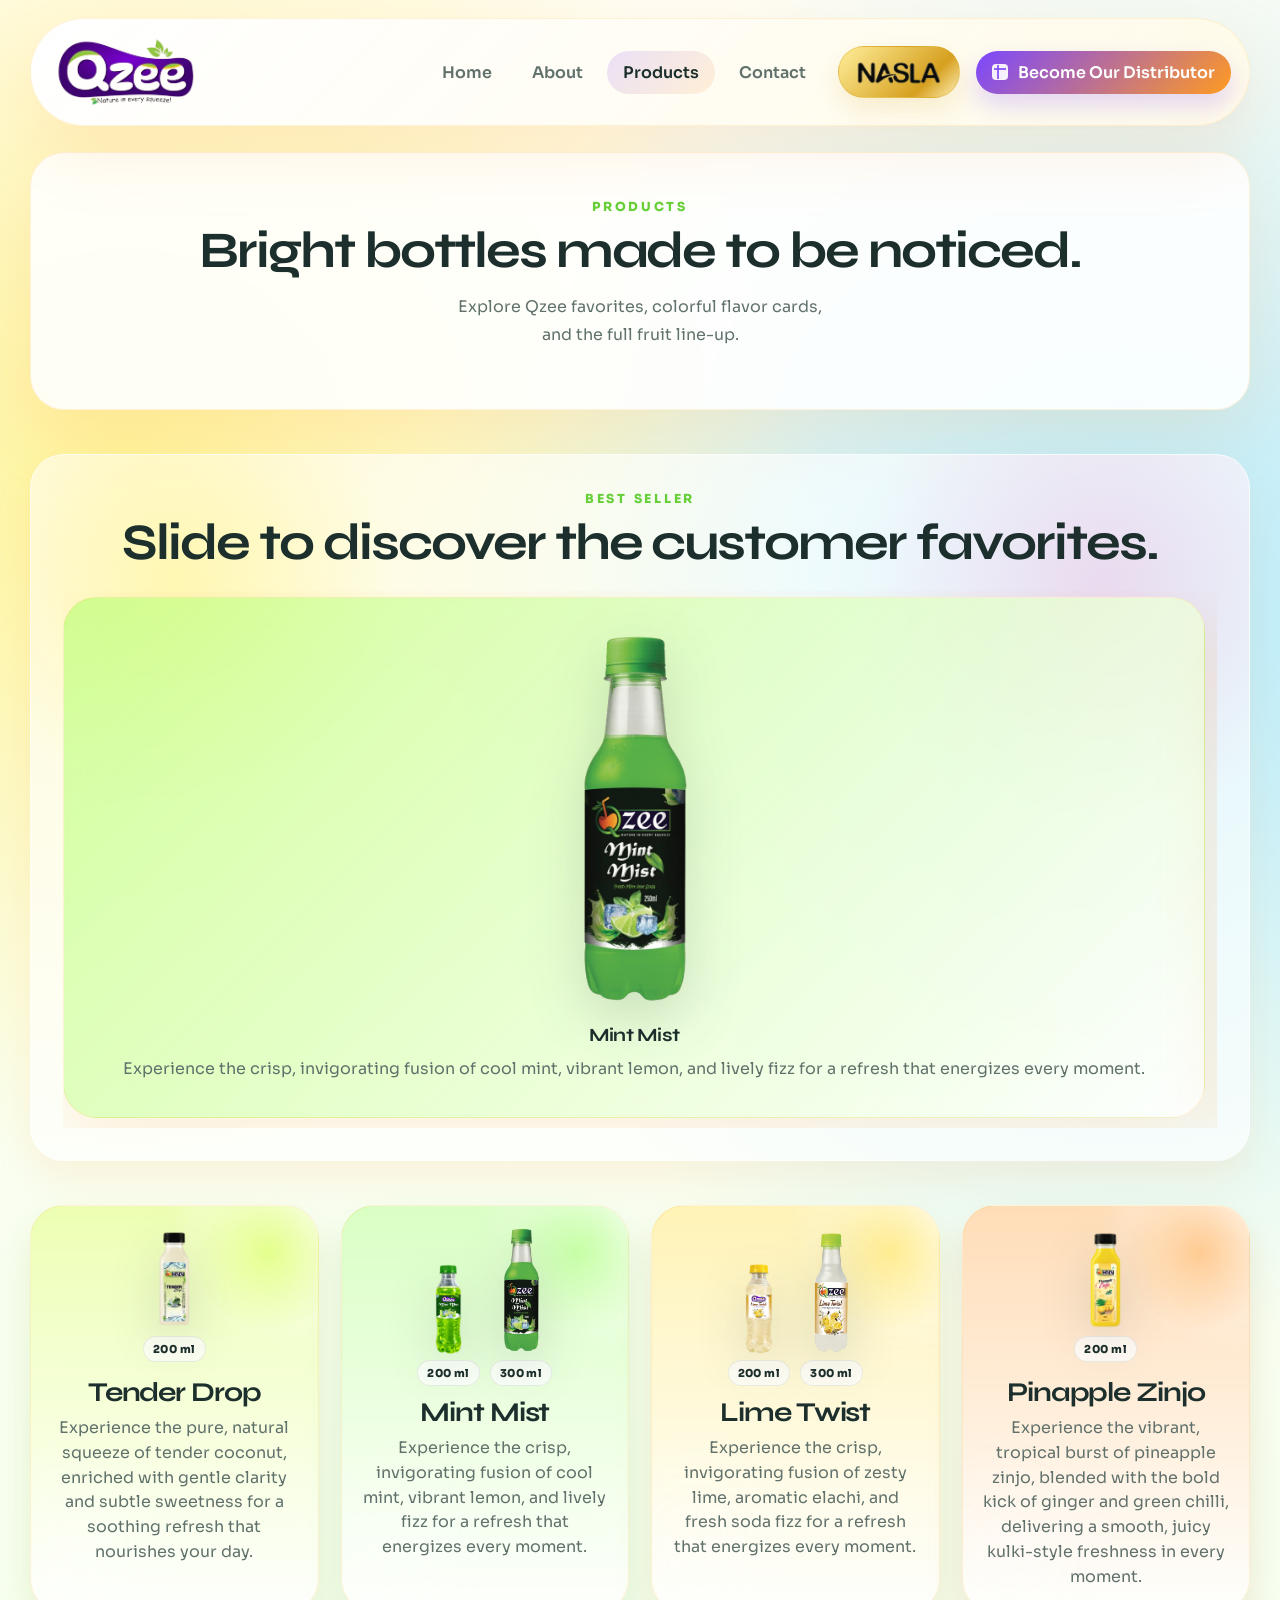
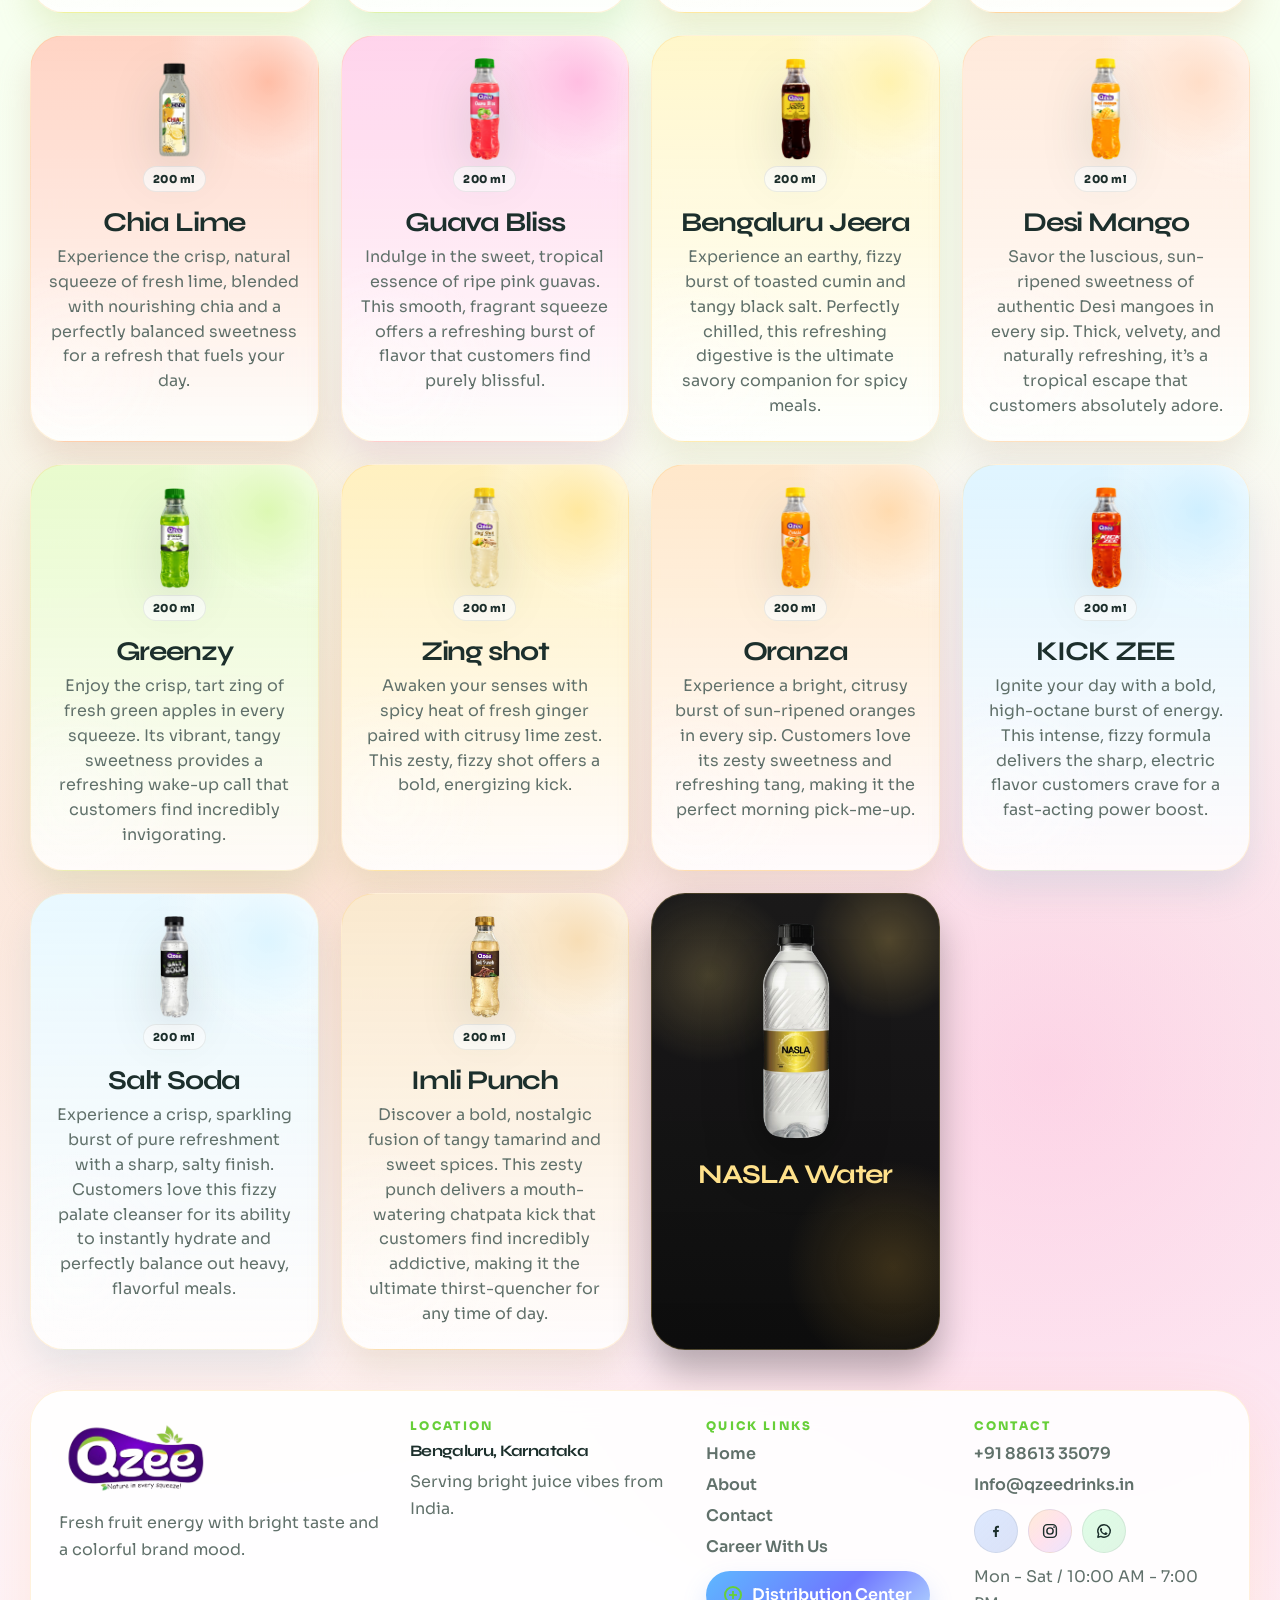
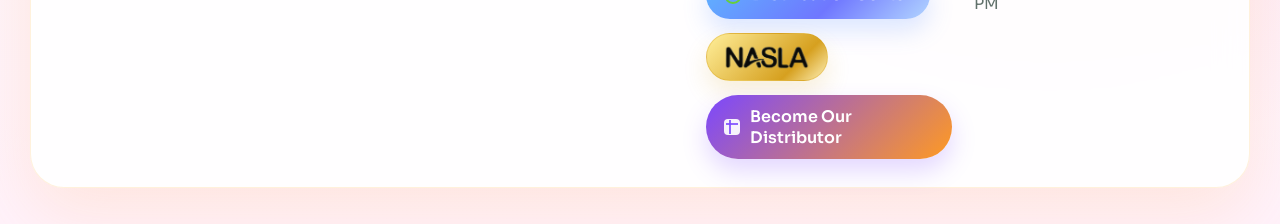
<file: products.html>
<!DOCTYPE html>
<html lang="en">
  <head>
    <meta charset="UTF-8" />
    <meta name="viewport" content="width=device-width, initial-scale=1.0" />
    <title>Products | Qzee Drinks</title>
    <link rel="preconnect" href="https://fonts.googleapis.com" />
    <link rel="preconnect" href="https://fonts.gstatic.com" crossorigin />
    <link
      href="https://fonts.googleapis.com/css2?family=Sora:wght@400;500;600;700;800&family=Syne:wght@600;700;800&display=swap"
      rel="stylesheet"
    />
    <link rel="icon" type="image/svg+xml" href="assets/qzee-logo.svg" />
    <link rel="shortcut icon" href="assets/qzee-logo.svg" />
    <link rel="apple-touch-icon" href="assets/qzee-logo.jpg" />
    <link rel="stylesheet" href="styles.css" />
  </head>
  <body data-page="products">
    <div class="site-shell">
      <header class="site-header">
        <a class="brand" href="index.html"><img src="assets/qzee-logo.jpg" alt="Qzee Drinks logo" /></a>
        <button class="nav-toggle" aria-label="Open navigation" aria-expanded="false"><span></span><span></span><span></span></button>
        <nav class="site-nav">
          <a href="index.html">Home</a>
          <a href="about.html">About</a>
          <a class="active" href="products.html">Products</a>
          <a href="contact.html">Contact</a>
          <a class="nasla-link-nav" href="nasla.html" aria-label="NASLA Water">
            <img src="assets/nasla-logo.png" alt="NASLA logo" />
          </a>
          <a class="distributor-link" href="contact.html">
            <span class="distributor-icon" aria-hidden="true"></span>
            Become Our Distributor
          </a>
        </nav>
      </header>

      <main>
        <section class="page-hero simple-hero reveal">
          <div class="section-header centered">
            <p class="eyebrow">Products</p>
            <h1>Bright bottles made to be noticed.</h1>
            <p class="hero-text">Explore Qzee favorites, colorful flavor cards, and the full fruit line-up.</p>
          </div>
        </section>

        <section class="section reveal">
          <div class="best-seller-shell">
            <div class="section-header centered">
              <p class="eyebrow">Best Seller</p>
              <h2>Slide to discover the customer favorites.</h2>
            </div>

            <div class="best-seller-grid">
              <article class="info-card tone-green seller-card"><img class="seller-bottle" src="assets/mint-mist.jpg" alt="Mint Mist bottle" /><h3>Mint Mist</h3><p class="juice-copy">Experience the crisp, invigorating fusion of cool mint, vibrant lemon, and lively fizz for a refresh that energizes every moment.</p></article>
              <article class="info-card tone-yellow seller-card"><img class="seller-bottle" src="assets/lime-twist.jpg" alt="Lime Twist bottle" /><h3>Lime Twist</h3><p class="juice-copy">Experience the crisp, invigorating fusion of zesty lime, aromatic elachi, and fresh soda fizz for a refresh that energizes every moment.</p></article>
            </div>
          </div>
        </section>

        <section class="section reveal">
          <div class="juice-grid">
            <article class="juice-card" style="--card-color:#dfff77;"><div class="juice-bottle-row"><div class="juice-bottle-unit small"><img src="assets/tender-drop.jpg" alt="Tender Drop 200 ml bottle" /><span>200 ml</span></div></div><h3>Tender Drop</h3><p class="juice-copy">Experience the pure, natural squeeze of tender coconut, enriched with gentle clarity and subtle sweetness for a soothing refresh that nourishes your day.</p></article>
            <article class="juice-card dual-bottle-card" style="--card-color:#bcff95;"><div class="juice-bottle-row"><div class="juice-bottle-unit small"><img src="assets/Q9.jpg" alt="Mint Mist 200 ml bottle" /><span>200 ml</span></div><div class="juice-bottle-unit"><img src="assets/mint-mist.jpg" alt="Mint Mist 300 ml bottle" /><span>300 ml</span></div></div><h3>Mint Mist</h3><p class="juice-copy">Experience the crisp, invigorating fusion of cool mint, vibrant lemon, and lively fizz for a refresh that energizes every moment.</p></article>
            <article class="juice-card dual-bottle-card" style="--card-color:#ffe97d;"><div class="juice-bottle-row"><div class="juice-bottle-unit small"><img src="assets/Q1.jpg" alt="Lime Twist 200 ml bottle" /><span>200 ml</span></div><div class="juice-bottle-unit"><img src="assets/lime-twist.jpg" alt="Lime Twist 300 ml bottle" /><span>300 ml</span></div></div><h3>Lime Twist</h3><p class="juice-copy">Experience the crisp, invigorating fusion of zesty lime, aromatic elachi, and fresh soda fizz for a refresh that energizes every moment.</p></article>
            <article class="juice-card" style="--card-color:#ffc27e;"><div class="juice-bottle-row"><div class="juice-bottle-unit small"><img src="assets/pinapple-zinjo.jpg" alt="Pinapple Zinjo 200 ml bottle" /><span>200 ml</span></div></div><h3>Pinapple Zinjo</h3><p class="juice-copy">Experience the vibrant, tropical burst of pineapple zinjo, blended with the bold kick of ginger and green chilli, delivering a smooth, juicy kulki-style freshness in every moment.</p></article>
            <article class="juice-card" style="--card-color:#ffb195;"><div class="juice-bottle-row"><div class="juice-bottle-unit small"><img src="assets/chia-lime.jpg" alt="Chia Lime 200 ml bottle" /><span>200 ml</span></div></div><h3>Chia Lime</h3><p class="juice-copy">Experience the crisp, natural squeeze of fresh lime, blended with nourishing chia and a perfectly balanced sweetness for a refresh that fuels your day.</p></article>
            <article class="juice-card" style="--card-color:#ffb1dc;"><div class="juice-bottle-row"><div class="juice-bottle-unit small"><img src="assets/Q4.jpg" alt="Guava Bliss 200 ml bottle" /><span>200 ml</span></div></div><h3>Guava Bliss</h3><p class="juice-copy">Indulge in the sweet, tropical essence of ripe pink guavas. This smooth, fragrant squeeze offers a refreshing burst of flavor that customers find purely blissful.</p></article>
            <article class="juice-card" style="--card-color:#fff0a1;"><div class="juice-bottle-row"><div class="juice-bottle-unit small"><img src="assets/Q2.jpg" alt="Bengaluru Jeera 200 ml bottle" /><span>200 ml</span></div></div><h3>Bengaluru Jeera</h3><p class="juice-copy">Experience an earthy, fizzy burst of toasted cumin and tangy black salt. Perfectly chilled, this refreshing digestive is the ultimate savory companion for spicy meals.</p></article>
            <article class="juice-card" style="--card-color:#ffd8be;"><div class="juice-bottle-row"><div class="juice-bottle-unit small"><img src="assets/Q3.jpg" alt="Desi Mango 200 ml bottle" /><span>200 ml</span></div></div><h3>Desi Mango</h3><p class="juice-copy">Savor the luscious, sun-ripened sweetness of authentic Desi mangoes in every sip. Thick, velvety, and naturally refreshing, it’s a tropical escape that customers absolutely adore.</p></article>
            <article class="juice-card" style="--card-color:#d6f7a5;"><div class="juice-bottle-row"><div class="juice-bottle-unit small"><img src="assets/Q5.jpg" alt="Greenzy 200 ml bottle" /><span>200 ml</span></div></div><h3>Greenzy</h3><p class="juice-copy">Enjoy the crisp, tart zing of fresh green apples in every squeeze. Its vibrant, tangy sweetness provides a refreshing wake-up call that customers find incredibly invigorating.</p></article>
            <article class="juice-card" style="--card-color:#ffe48d;"><div class="juice-bottle-row"><div class="juice-bottle-unit small"><img src="assets/Q6.jpg" alt="Zing shot 200 ml bottle" /><span>200 ml</span></div></div><h3>Zing shot</h3><p class="juice-copy">Awaken your senses with spicy heat of fresh ginger paired with citrusy lime zest. This zesty, fizzy shot offers a bold, energizing kick.</p></article>
            <article class="juice-card" style="--card-color:#ffd4a0;"><div class="juice-bottle-row"><div class="juice-bottle-unit small"><img src="assets/Q7.jpg" alt="Oranza 200 ml bottle" /><span>200 ml</span></div></div><h3>Oranza</h3><p class="juice-copy">Experience a bright, citrusy burst of sun-ripened oranges in every sip. Customers love its zesty sweetness and refreshing tang, making it the perfect morning pick-me-up.</p></article>
            <article class="juice-card" style="--card-color:#c6ecff;"><div class="juice-bottle-row"><div class="juice-bottle-unit small"><img src="assets/Q8.jpg" alt="KICK ZEE 200 ml bottle" /><span>200 ml</span></div></div><h3>KICK ZEE</h3><p class="juice-copy">Ignite your day with a bold, high-octane burst of energy. This intense, fizzy formula delivers the sharp, electric flavor customers crave for a fast-acting power boost.</p></article>
            <article class="juice-card" style="--card-color:#d7f3ff;"><div class="juice-bottle-row"><div class="juice-bottle-unit small"><img class="bottle-boost" src="assets/salt-lime.jpg" alt="Salt Soda 200 ml bottle" /><span>200 ml</span></div></div><h3>Salt Soda</h3><p class="juice-copy">Experience a crisp, sparkling burst of pure refreshment with a sharp, salty finish. Customers love this fizzy palate cleanser for its ability to instantly hydrate and perfectly balance out heavy, flavorful meals.</p></article>
            <article class="juice-card" style="--card-color:#f6d7a7;"><div class="juice-bottle-row"><div class="juice-bottle-unit small"><img class="bottle-boost" src="assets/imli-punch.jpg" alt="Imli Punch 200 ml bottle" /><span>200 ml</span></div></div><h3>Imli Punch</h3><p class="juice-copy">Discover a bold, nostalgic fusion of tangy tamarind and sweet spices. This zesty punch delivers a mouth-watering chatpata kick that customers find incredibly addictive, making it the ultimate thirst-quencher for any time of day.</p></article>
            <a class="juice-card nasla-promo-card" href="nasla.html"><div class="juice-bottle-row"><img src="assets/nasla-water-bottle.png" alt="NASLA Mineral Water bottle" /></div><h3>NASLA Water</h3></a>
          </div>
        </section>
      </main>

      <footer class="site-footer">
        <div class="footer-grid">
          <div class="footer-brand"><img src="assets/qzee-logo.jpg" alt="Qzee Drinks logo" /><p>Fresh fruit energy with bright taste and a colorful brand mood.</p></div>
          <div class="footer-block"><span>Location</span><strong>Bengaluru, Karnataka</strong><p>Serving bright juice vibes from India.</p></div>
          <div class="footer-block"><span>Quick Links</span><a href="index.html">Home</a><a href="about.html">About</a><a href="contact.html">Contact</a><a href="mailto:Info@qzeedrinks.in?subject=Career%20With%20Us">Career With Us</a><a class="footer-distribution-btn" href="distribution.html"><span class="distribution-icon" aria-hidden="true"></span>Distribution Center</a><a class="footer-nasla-btn" href="nasla.html" aria-label="NASLA Water"><img src="assets/nasla-logo.png" alt="NASLA logo" /></a><a class="footer-distributor-btn" href="contact.html"><span class="distributor-icon" aria-hidden="true"></span>Become Our Distributor</a></div>
          <div class="footer-block"><span>Contact</span><a href="tel:+918861335079">+91 88613 35079</a><a href="mailto:Info@qzeedrinks.in">Info@qzeedrinks.in</a><div class="social-links footer-social-links"><a class="social-link facebook-link" href="https://www.facebook.com/share/1J2gFsnGGF/?mibextid=wwXIfr" target="_blank" rel="noreferrer" aria-label="Facebook"><svg viewBox="0 0 24 24" aria-hidden="true"><path d="M13.2 20v-6.6h2.3l.4-2.7h-2.7V9c0-.8.2-1.4 1.4-1.4H16V5.2c-.3 0-1.1-.1-2.1-.1-2.1 0-3.5 1.3-3.5 3.7v2h-2.3v2.7h2.3V20h2.8Z" class="fill-icon"></path></svg></a><a class="social-link instagram-link" href="https://www.instagram.com/qzee_drinks?igsh=amtldzd6ZnJyOWF2" target="_blank" rel="noreferrer" aria-label="Instagram"><svg viewBox="0 0 24 24" aria-hidden="true"><rect x="3.5" y="3.5" width="17" height="17" rx="5"></rect><circle cx="12" cy="12" r="4.2"></circle><circle cx="17.4" cy="6.7" r="1.2" class="fill-dot"></circle></svg></a><a class="social-link whatsapp-link" href="https://wa.me/918861335079" target="_blank" rel="noreferrer" aria-label="WhatsApp"><svg viewBox="0 0 24 24" aria-hidden="true"><path d="M12 3.75a8.25 8.25 0 0 0-7.12 12.41L3.75 20.25l4.21-1.1A8.25 8.25 0 1 0 12 3.75Z"></path><path d="M9.13 8.5c-.17-.38-.35-.39-.52-.4h-.45c-.16 0-.42.06-.64.3-.22.24-.84.82-.84 2s.86 2.31.98 2.47c.12.16 1.69 2.73 4.18 3.72 2.06.82 2.49.66 2.94.62.45-.04 1.46-.6 1.66-1.19.2-.59.2-1.09.14-1.19-.06-.1-.23-.16-.49-.29-.26-.12-1.53-.75-1.77-.84-.24-.09-.42-.12-.6.12-.18.24-.68.84-.84 1.01-.16.17-.31.19-.57.06-.26-.12-1.08-.4-2.06-1.29-.77-.69-1.29-1.55-1.44-1.81-.15-.26-.02-.4.11-.53.12-.12.26-.31.39-.47.13-.16.17-.27.26-.45.09-.18.04-.34-.02-.47-.06-.13-.54-1.32-.75-1.82Z" class="fill-icon"></path></svg></a></div><p>Mon - Sat / 10:00 AM - 7:00 PM</p></div>
        </div>
      </footer>
    </div>
    <script src="script.js"></script>
  </body>
</html>
</file>
<file: styles.css>
:root {
  --bg: #fffef4;
  --surface: rgba(255, 255, 255, 0.88);
  --line: rgba(255, 184, 64, 0.18);
  --text: #1c2f2c;
  --muted: #61716b;
  --green: #67cf39;
  --purple: #7b47ff;
  --orange: #ff9a22;
  --pink: #ff63b2;
  --yellow: #fff066;
  --blue: #98e2ff;
  --shadow: 0 26px 68px rgba(255, 163, 72, 0.16);
  --radius-xl: 34px;
  --radius-lg: 24px;
  --site-width: 1220px;
}

* {
  box-sizing: border-box;
}

html {
  scroll-behavior: smooth;
}

body {
  margin: 0;
  min-height: 100vh;
  overflow-x: hidden;
  font-family: "Sora", sans-serif;
  color: var(--text);
  background:
    radial-gradient(circle at 10% 14%, rgba(255, 240, 119, 0.72), transparent 22%),
    radial-gradient(circle at 88% 18%, rgba(152, 226, 255, 0.72), transparent 24%),
    radial-gradient(circle at 18% 72%, rgba(255, 144, 90, 0.24), transparent 24%),
    radial-gradient(circle at 82% 78%, rgba(255, 99, 178, 0.24), transparent 24%),
    linear-gradient(180deg, #fffdf4 0%, #f7fff0 48%, #fff2fb 100%);
}

img {
  display: block;
  max-width: 100%;
}

a {
  color: inherit;
  text-decoration: none;
}

h1,
h2,
h3,
p {
  margin: 0;
}

button,
input,
textarea {
  font: inherit;
}

.site-shell {
  width: min(calc(100% - 24px), var(--site-width));
  margin: 0 auto;
  padding: 18px 0 36px;
}

.site-header,
.site-footer,
.hero-home,
.page-hero,
.juice-card,
.info-card,
.faq-item,
.contact-form {
  background: var(--surface);
  border: 1px solid var(--line);
  box-shadow: var(--shadow);
  backdrop-filter: blur(16px);
}

.site-header {
  position: sticky;
  top: 14px;
  z-index: 20;
  display: flex;
  align-items: center;
  justify-content: space-between;
  gap: 18px;
  padding: 14px 18px;
  border-radius: 999px;
  background:
    linear-gradient(135deg, rgba(255, 255, 255, 0.94), rgba(255, 250, 230, 0.88)),
    var(--surface);
}

.brand {
  width: 160px;
  flex: 0 0 auto;
}

.site-nav {
  display: flex;
  align-items: center;
  gap: 8px;
}

.site-nav a {
  padding: 11px 16px;
  border-radius: 999px;
  font-weight: 600;
  color: var(--muted);
}

.distributor-link {
  display: inline-flex;
  align-items: center;
  gap: 10px;
  margin-left: 8px;
  padding: 11px 18px;
  border-radius: 999px;
  color: white !important;
  background: linear-gradient(135deg, var(--purple), var(--orange));
  box-shadow: 0 12px 24px rgba(126, 77, 255, 0.22);
}

.nasla-link-nav {
  display: inline-flex;
  align-items: center;
  justify-content: center;
  margin-left: 8px;
  min-height: 48px;
  padding: 8px 16px;
  border-radius: 999px;
  background: linear-gradient(135deg, #ffef9b, #d6a01f 72%, #fff1b8);
  border: 1px solid rgba(214, 160, 31, 0.34);
  box-shadow: 0 12px 24px rgba(214, 160, 31, 0.16);
}

.nasla-link-nav img {
  width: 88px;
  max-width: 100%;
}

.site-nav a.nasla-link-nav:hover,
.site-nav a.nasla-link-nav.active {
  background: linear-gradient(135deg, #fff2a6, #dda31e 72%, #fff5c0);
}

.site-nav a.distributor-link:hover,
.site-nav a.distributor-link.active {
  color: white !important;
  background: linear-gradient(135deg, var(--purple), var(--orange));
}

.distributor-icon {
  position: relative;
  width: 16px;
  height: 16px;
  border-radius: 4px;
  background: rgba(255, 255, 255, 0.92);
}

.distributor-icon::before,
.distributor-icon::after {
  content: "";
  position: absolute;
  background: rgba(126, 77, 255, 0.85);
}

.distributor-icon::before {
  left: 2px;
  right: 2px;
  top: 4px;
  height: 2px;
}

.distributor-icon::after {
  left: 5px;
  top: 1px;
  bottom: 1px;
  width: 2px;
}

.site-nav a.active,
.site-nav a:hover {
  color: var(--text);
  background: linear-gradient(135deg, rgba(123, 71, 255, 0.16), rgba(255, 154, 34, 0.14));
}

.nav-toggle {
  display: none;
  width: 48px;
  height: 48px;
  margin-left: auto;
  border-radius: 50%;
  border: 1px solid var(--line);
  background: rgba(255, 255, 255, 0.8);
  align-items: center;
  justify-content: center;
  flex-direction: column;
  gap: 5px;
}

.nav-toggle span {
  width: 22px;
  height: 2px;
  border-radius: 999px;
  background: var(--text);
}

main {
  padding-top: 26px;
}

.hero-home,
.juice-grid,
.card-grid,
.faq-stack,
.footer-grid {
  display: grid;
  gap: 22px;
}

.hero-home {
  position: relative;
  overflow: hidden;
  padding: 48px;
  border-radius: var(--radius-xl);
  grid-template-columns: 1.02fr 0.98fr;
  align-items: center;
  min-height: 620px;
  background:
    radial-gradient(circle at 14% 18%, rgba(223, 255, 119, 0.62), transparent 20%),
    radial-gradient(circle at 86% 22%, rgba(255, 194, 126, 0.52), transparent 22%),
    linear-gradient(145deg, rgba(255, 255, 255, 0.92), rgba(248, 255, 244, 0.82));
}

.shape {
  position: absolute;
  z-index: 0;
}

.blob-yellow,
.blob-green,
.blob-pink {
  border-radius: 50%;
}

.blob-yellow {
  width: 120px;
  height: 120px;
  right: 7%;
  top: 16%;
  background: radial-gradient(circle, #ffe473, #ff9c1f);
}

.blob-green {
  width: 84px;
  height: 84px;
  left: 5%;
  top: 14%;
  background: radial-gradient(circle, #ceff79, #62cd33);
}

.blob-pink {
  width: 92px;
  height: 92px;
  right: 18%;
  bottom: 10%;
  background: radial-gradient(circle, #ffc0e6, #ff5dac);
}

.leaf-left,
.leaf-right {
  width: 120px;
  height: 62px;
  border-radius: 100% 0 100% 0;
  background: linear-gradient(135deg, #a8ef64, #43be3c);
}

.leaf-left {
  left: 12%;
  bottom: 12%;
}

.leaf-right {
  right: 30%;
  top: 16%;
}

.hero-copy,
.hero-visual {
  position: relative;
  z-index: 1;
}

.eyebrow {
  display: inline-block;
  margin-bottom: 12px;
  font-size: 0.78rem;
  font-weight: 800;
  letter-spacing: 0.22em;
  text-transform: uppercase;
  color: var(--green);
}

h1,
h2,
h3,
.footer-block strong {
  font-family: "Syne", sans-serif;
  letter-spacing: -0.04em;
  line-height: 0.94;
}

.hero-copy h1,
.page-hero h1 {
  font-size: clamp(3.1rem, 7vw, 6rem);
}

.hero-text {
  max-width: 32ch;
  margin-top: 18px;
  color: var(--muted);
  line-height: 1.75;
}

.page-hero .hero-text,
.simple-hero .hero-text {
  margin-left: auto;
  margin-right: auto;
  text-align: center;
}

.hero-actions {
  display: flex;
  flex-wrap: wrap;
  gap: 14px;
  margin-top: 14px;
}

.button {
  display: inline-flex;
  align-items: center;
  justify-content: center;
  min-height: 54px;
  padding: 0 24px;
  border-radius: 999px;
  border: 0;
  font-weight: 700;
  cursor: pointer;
}

.button-primary {
  color: white;
  background: linear-gradient(135deg, #7b47ff, #ff8f1f 62%, #ff64b2);
  box-shadow: 0 18px 30px rgba(123, 71, 255, 0.24);
}

.button-secondary {
  background: linear-gradient(135deg, rgba(255, 255, 255, 0.92), rgba(255, 245, 223, 0.9));
}

.hero-visual {
  min-height: 460px;
}

.hero-bottles {
  position: absolute;
  inset: 144px 0 16px;
}

.hero-bottle {
  position: absolute;
  bottom: 0;
  width: 126px;
  filter: drop-shadow(0 22px 34px rgba(27, 47, 44, 0.16));
  transition: transform 220ms ease;
}

.hero-bottle-left {
  left: 25%;
  transform: rotate(-13deg);
}

.hero-bottle-right {
  right: 25%;
  transform: rotate(13deg);
}

.hero-media-surface {
  display: none;
  position: absolute;
  inset: 36px 22px 18px;
  align-content: end;
  border-radius: 36px;
  overflow: hidden;
  background:
    linear-gradient(180deg, rgba(255, 255, 255, 0.04), rgba(27, 47, 44, 0.16)),
    rgba(255, 255, 255, 0.42);
  border: 1px solid rgba(255, 255, 255, 0.46);
  box-shadow: 0 26px 44px rgba(27, 47, 44, 0.12);
  transition: transform 220ms ease;
}

.hero-media-image {
  position: absolute;
  inset: 0;
  background-image:
    linear-gradient(180deg, rgba(22, 34, 31, 0.04), rgba(22, 34, 31, 0.34)),
    url("assets/qzee-hero-products.jpg");
  background-size: cover;
  background-position: center;
  transform: scale(1.02);
}

.section {
  padding-top: 44px;
}

.section-header {
  margin-bottom: 18px;
}

.centered {
  text-align: center;
  justify-items: center;
}

.section-header h2,
.page-hero h1 {
  font-size: clamp(2.4rem, 4vw, 4.1rem);
}

.juice-grid {
  grid-template-columns: repeat(4, minmax(0, 1fr));
}

.juice-card {
  position: relative;
  overflow: hidden;
  min-height: 270px;
  padding: 22px 18px;
  border-radius: var(--radius-xl);
  background:
    radial-gradient(circle at top right, rgba(255, 255, 255, 0.88), transparent 30%),
    radial-gradient(circle at 16% 82%, rgba(255, 255, 255, 0.26), transparent 26%),
    linear-gradient(180deg, color-mix(in srgb, var(--card-color) 56%, white 44%), rgba(255,255,255,0.84));
  text-align: center;
  box-shadow: 0 18px 34px color-mix(in srgb, var(--card-color) 18%, rgba(27, 47, 44, 0.08));
}

.juice-card::before {
  content: "";
  position: absolute;
  width: 160px;
  height: 160px;
  top: -34px;
  right: -30px;
  border-radius: 50%;
  background: radial-gradient(circle, color-mix(in srgb, var(--card-color) 84%, white 16%), transparent 70%);
}

.juice-bottle-row {
  position: relative;
  z-index: 1;
  display: flex;
  justify-content: center;
  align-items: end;
  gap: 14px;
  margin-bottom: 18px;
}

.dual-bottle-card .juice-bottle-row {
  gap: 10px;
  margin-bottom: 14px;
}

.juice-bottle-unit {
  display: grid;
  justify-items: center;
  align-content: end;
  gap: 6px;
}

.juice-bottle-unit img {
  --juice-scale: 1;
  --juice-lift: 0px;
  --juice-rotate: 0deg;
  width: auto;
  height: 138px;
  max-width: 76px;
  filter: drop-shadow(0 16px 24px rgba(27, 47, 44, 0.16));
  transform: translateY(var(--juice-lift)) rotate(var(--juice-rotate)) scale(var(--juice-scale));
  transform-origin: center bottom;
  transition: transform 220ms ease, filter 220ms ease;
}

.juice-bottle-unit.small img {
  width: auto;
  height: 102px;
  max-width: 54px;
}

.dual-bottle-card .juice-bottle-unit img {
  width: auto;
  height: 126px;
  max-width: 66px;
}

.dual-bottle-card .juice-bottle-unit.small img {
  width: auto;
  height: 90px;
  max-width: 46px;
}

.bottle-boost {
  --juice-scale: 1.34;
}

.juice-bottle-unit span {
  padding: 5px 9px;
  border-radius: 999px;
  font-size: 0.68rem;
  font-weight: 800;
  letter-spacing: 0.04em;
  color: var(--text);
  background: rgba(255, 255, 255, 0.72);
  border: 1px solid rgba(28, 47, 44, 0.08);
}

.juice-card:hover .juice-bottle-unit img,
.juice-card:active .juice-bottle-unit img {
  --juice-lift: -8px;
  --juice-rotate: -7deg;
}

.juice-card:hover .juice-bottle-unit:last-child img,
.juice-card:active .juice-bottle-unit:last-child img {
  --juice-lift: -8px;
  --juice-rotate: 7deg;
}

.juice-card h3 {
  position: relative;
  z-index: 1;
  font-size: 1.7rem;
}

.dual-bottle-card h3 {
  margin-top: 4px;
}

.juice-copy {
  position: relative;
  z-index: 1;
  margin-top: 10px;
  color: var(--muted);
  line-height: 1.55;
}

.nasla-promo-card {
  background:
    radial-gradient(circle at 20% 18%, rgba(255, 222, 122, 0.2), transparent 20%),
    radial-gradient(circle at 84% 82%, rgba(255, 193, 69, 0.18), transparent 24%),
    linear-gradient(180deg, rgba(18, 18, 18, 0.96), rgba(8, 8, 8, 0.98)) !important;
  border: 1px solid rgba(243, 207, 104, 0.24);
  box-shadow: 0 22px 36px rgba(0, 0, 0, 0.28);
}

.nasla-promo-card::before {
  background: radial-gradient(circle, rgba(255, 214, 102, 0.24), transparent 70%);
}

.nasla-promo-card h3 {
  color: #ffe18b;
}

.nasla-promo-card .juice-bottle-row img {
  width: 92px;
  filter: drop-shadow(0 18px 28px rgba(0, 0, 0, 0.45));
}

.card-grid {
  grid-template-columns: repeat(3, minmax(0, 1fr));
}

.card-grid.two-col {
  grid-template-columns: repeat(2, minmax(0, 1fr));
}

.info-card,
.faq-item,
.contact-form {
  padding: 24px;
  border-radius: var(--radius-xl);
  background:
    linear-gradient(180deg, rgba(255, 255, 255, 0.9), rgba(255, 250, 240, 0.78)),
    var(--surface);
}

.founder-layout {
  display: grid;
  grid-template-columns: 0.9fr 1.1fr;
  gap: 22px;
}

.founder-visual,
.founder-story {
  height: 100%;
}

.founder-image {
  display: grid;
  gap: 18px;
  justify-items: center;
}

.founder-avatar {
  width: 180px;
  height: 180px;
  display: grid;
  place-items: center;
  border-radius: 50%;
  font-family: "Syne", sans-serif;
  font-size: 3rem;
  font-weight: 800;
  color: white;
  background: linear-gradient(135deg, var(--purple), var(--pink), var(--orange));
  box-shadow: 0 18px 40px rgba(126, 77, 255, 0.24);
}

.founder-badges {
  display: flex;
  flex-wrap: wrap;
  justify-content: center;
  gap: 10px;
}

.founder-badges span {
  padding: 10px 14px;
  border-radius: 999px;
  background: rgba(255, 255, 255, 0.72);
  border: 1px solid var(--line);
  font-size: 0.84rem;
  font-weight: 700;
}

.founder-story {
  display: grid;
  gap: 14px;
}

.info-card p,
.faq-answer p,
.footer-brand p,
.footer-block p {
  color: var(--muted);
  line-height: 1.7;
}

.review-tone-1,
.tone-yellow {
  background: linear-gradient(135deg, rgba(255, 240, 119, 0.72), rgba(255,255,255,0.82));
}

.review-tone-2,
.tone-green,
.tone-mint {
  background: linear-gradient(135deg, rgba(186, 255, 117, 0.66), rgba(255,255,255,0.82));
}

.review-tone-3,
.tone-pink {
  background: linear-gradient(135deg, rgba(255, 185, 223, 0.68), rgba(255,255,255,0.82));
}

.tone-orange {
  background: linear-gradient(135deg, rgba(255, 196, 120, 0.72), rgba(255,255,255,0.82));
}

.tone-blue {
  background: linear-gradient(135deg, rgba(189, 232, 255, 0.72), rgba(255,255,255,0.82));
}

.stars {
  display: inline-block;
  margin-bottom: 10px;
  color: #db9500;
  letter-spacing: 0.14em;
}

.faq-stack {
  max-width: 920px;
  margin: 0 auto;
}

.faq-item {
  overflow: hidden;
}

.faq-question {
  width: 100%;
  padding: 0;
  border: 0;
  background: transparent;
  text-align: left;
  color: var(--text);
  font-weight: 700;
  cursor: pointer;
}

.faq-answer {
  max-height: 0;
  overflow: hidden;
  transition: max-height 260ms ease, margin-top 260ms ease;
}

.faq-item.active .faq-answer {
  max-height: 180px;
  margin-top: 12px;
}

.simple-hero,
.page-hero {
  padding: 42px;
  border-radius: var(--radius-xl);
  text-align: center;
}

.best-seller-shell {
  padding: 32px;
  border-radius: var(--radius-xl);
  background:
    radial-gradient(circle at 12% 18%, rgba(255, 240, 119, 0.42), transparent 18%),
    radial-gradient(circle at 88% 18%, rgba(255, 127, 192, 0.24), transparent 20%),
    rgba(255, 255, 255, 0.62);
  border: 1px solid rgba(255, 255, 255, 0.58);
  box-shadow: 0 20px 36px rgba(255, 163, 72, 0.12);
}

.best-seller-shell .section-header {
  margin-bottom: 24px;
}

.best-seller-grid {
  display: grid;
  grid-auto-flow: column;
  grid-auto-columns: 100%;
  gap: 16px;
  padding: 6px 6px 10px;
  overflow-x: auto;
  scroll-snap-type: x mandatory;
  scrollbar-width: thin;
}

.seller-card {
  min-height: 420px;
  display: grid;
  align-content: center;
  justify-items: center;
  text-align: center;
  scroll-snap-align: start;
}

.seller-bottle {
  width: 118px;
  margin: 0 auto 18px;
  filter: drop-shadow(0 18px 28px rgba(27, 47, 44, 0.16));
}

.contact-form {
  display: grid;
  gap: 14px;
}

.contact-address {
  display: grid;
  gap: 16px;
  margin-top: 16px;
}

.contact-address-item {
  display: grid;
  gap: 6px;
  padding-bottom: 14px;
  border-bottom: 1px solid rgba(28, 47, 44, 0.1);
  justify-items: start;
}

.contact-address-item:last-child {
  padding-bottom: 0;
  border-bottom: 0;
}

.contact-address-item span {
  font-size: 0.78rem;
  font-weight: 800;
  letter-spacing: 0.16em;
  text-transform: uppercase;
  color: var(--green);
}

.contact-address-item a,
.contact-address-item p {
  margin: 0;
  color: var(--text);
  font-size: 1rem;
  line-height: 1.6;
}

.social-links {
  display: flex;
  flex-wrap: wrap;
  gap: 10px;
}

.social-link {
  display: inline-flex;
  align-items: center;
  justify-content: center;
  width: 44px;
  min-width: 44px;
  min-height: 44px;
  padding: 10px;
  border-radius: 999px;
  font-weight: 700;
  background: rgba(255, 255, 255, 0.78);
  border: 1px solid rgba(28, 47, 44, 0.08);
  color: var(--text) !important;
}

.social-link span {
  display: none;
}

.social-link svg {
  width: 18px;
  height: 18px;
  fill: none;
  stroke: currentColor;
  stroke-width: 1.9;
  stroke-linecap: round;
  stroke-linejoin: round;
}

.social-link .fill-dot,
.social-link .fill-icon {
  fill: currentColor;
  stroke: none;
}

.instagram-link {
  background: linear-gradient(135deg, rgba(255, 176, 80, 0.22), rgba(255, 104, 160, 0.18), rgba(126, 77, 255, 0.14));
}

.facebook-link {
  background: linear-gradient(135deg, rgba(111, 168, 255, 0.24), rgba(54, 104, 217, 0.18));
}

.whatsapp-link {
  background: linear-gradient(135deg, rgba(121, 255, 157, 0.24), rgba(79, 212, 111, 0.18));
}

.social-strip {
  display: grid;
  gap: 18px;
}

.centered-social {
  justify-content: center;
}

.footer-social-links {
  margin-top: 4px;
}

.contact-form label {
  display: grid;
  gap: 8px;
  color: var(--text);
  font-weight: 600;
}

.contact-form input,
.contact-form textarea {
  width: 100%;
  padding: 15px 16px;
  border-radius: 16px;
  border: 1px solid rgba(28, 47, 44, 0.1);
  background: rgba(255, 255, 255, 0.74);
}

.honeypot-field {
  display: none !important;
  position: absolute;
  left: -9999px;
  opacity: 0;
  pointer-events: none;
}

.form-status {
  min-height: 22px;
  font-weight: 700;
  color: var(--green);
}

.site-footer {
  margin-top: 40px;
  padding: 28px;
  border-radius: var(--radius-xl);
}

.footer-grid {
  grid-template-columns: 1.2fr 1fr 0.9fr 0.9fr;
  align-items: start;
}

.footer-brand img {
  width: min(160px, 100%);
  margin-bottom: 12px;
}

.footer-block {
  display: grid;
  gap: 10px;
}

.footer-block span {
  font-size: 0.74rem;
  font-weight: 800;
  letter-spacing: 0.2em;
  text-transform: uppercase;
  color: var(--green);
}

.footer-block a {
  color: var(--muted);
  font-weight: 600;
}

.footer-nasla-btn,
.footer-distribution-btn,
.footer-distributor-btn {
  display: inline-flex;
  align-items: center;
  justify-content: center;
  width: fit-content;
  min-height: 48px;
  margin-top: 4px;
  border-radius: 999px;
}

.footer-nasla-btn {
  padding: 8px 16px;
  background: linear-gradient(135deg, #ffef9b, #d6a01f 72%, #fff1b8);
  border: 1px solid rgba(214, 160, 31, 0.34);
  box-shadow: 0 12px 24px rgba(214, 160, 31, 0.16);
}

.footer-nasla-btn img {
  width: 88px;
  max-width: 100%;
}

.footer-distribution-btn {
  gap: 10px;
  padding: 11px 18px;
  color: white !important;
  background: linear-gradient(135deg, #5eb8ff, #6f77ff 58%, #b2d5ff);
  box-shadow: 0 12px 24px rgba(95, 145, 255, 0.22);
}

.footer-distribution-btn .distribution-icon {
  position: relative;
  width: 18px;
  height: 18px;
  border-radius: 50%;
  border: 2px solid currentColor;
}

.footer-distribution-btn .distribution-icon::before,
.footer-distribution-btn .distribution-icon::after {
  content: "";
  position: absolute;
  inset: 50% auto auto 50%;
  background: currentColor;
  transform: translate(-50%, -50%);
  opacity: 0.9;
}

.footer-distribution-btn .distribution-icon::before {
  width: 8px;
  height: 2px;
}

.footer-distribution-btn .distribution-icon::after {
  width: 2px;
  height: 8px;
}

.footer-distributor-btn {
  gap: 10px;
  padding: 11px 18px;
  color: white !important;
  background: linear-gradient(135deg, var(--purple), var(--orange));
  box-shadow: 0 12px 24px rgba(126, 77, 255, 0.22);
}

.footer-distributor-btn .distributor-icon {
  flex: 0 0 auto;
}

.reveal {
  opacity: 0;
  transform: translateY(28px);
  transition: opacity 720ms ease, transform 720ms ease;
}

.reveal.visible {
  opacity: 1;
  transform: translateY(0);
}

@media (max-width: 1100px) {
  .hero-home,
  .card-grid,
  .card-grid.two-col,
  .footer-grid,
  .founder-layout {
    grid-template-columns: 1fr 1fr;
  }

  .juice-grid {
    grid-template-columns: repeat(3, minmax(0, 1fr));
  }

  .hero-home {
    grid-template-columns: 1fr;
    text-align: center;
  }

  .hero-copy,
  .section-header,
  .footer-brand,
  .footer-block {
    justify-items: center;
    text-align: center;
  }

  .hero-text {
    margin-left: auto;
    margin-right: auto;
  }

  .hero-actions {
    justify-content: center;
  }
}

@media (max-width: 760px) {
  .site-shell {
    width: min(calc(100% - 14px), var(--site-width));
    padding-top: 12px;
  }

  .site-header {
    padding: 12px 14px;
    border-radius: 28px;
  }

  .brand {
    width: 138px;
  }

  .nav-toggle {
    display: inline-flex;
  }

  .site-nav {
    position: absolute;
    top: calc(100% + 10px);
    right: 0;
    width: min(260px, 86vw);
    padding: 16px;
    border-radius: 24px;
    background: rgba(255,255,255,0.94);
    border: 1px solid var(--line);
    box-shadow: var(--shadow);
    flex-direction: column;
    align-items: stretch;
    opacity: 0;
    pointer-events: none;
    transform: translateY(-10px);
  }

  .site-nav.open {
    opacity: 1;
    pointer-events: auto;
    transform: translateY(0);
  }

  .site-nav a {
    text-align: center;
  }

  .distributor-link {
    margin-left: 0;
    width: 100%;
    justify-content: center;
    padding: 13px 18px;
    color: white !important;
    background: linear-gradient(135deg, var(--purple), var(--orange));
    box-shadow: 0 12px 24px rgba(126, 77, 255, 0.22);
  }

  .nasla-link-nav {
    margin-left: 0;
    width: 100%;
    justify-content: center;
    min-height: 54px;
    padding: 10px 16px;
  }

  .nasla-link-nav img {
    width: 94px;
  }

  .site-nav a.distributor-link:hover,
  .site-nav a.distributor-link.active {
    justify-content: center;
    color: white !important;
    background: linear-gradient(135deg, var(--purple), var(--orange));
  }

  .site-nav a.nasla-link-nav:hover,
  .site-nav a.nasla-link-nav.active {
    color: #ffe395 !important;
    background: linear-gradient(135deg, #090909, #211b10 72%, #38280d);
  }

  .hero-home,
  .juice-grid,
  .card-grid,
  .card-grid.two-col,
  .footer-grid,
  .founder-layout {
    grid-template-columns: 1fr;
  }

  .hero-home,
  .page-hero,
  .simple-hero {
    padding: 24px 16px;
    text-align: center;
    min-height: auto;
  }

  .hero-home {
    grid-template-columns: 1fr;
  }

  .hero-copy,
  .section-header,
  .info-card,
  .faq-item,
  .footer-brand,
  .footer-block,
  .founder-story {
    justify-items: center;
    text-align: center;
  }

  .hero-copy h1,
  .page-hero h1 {
    font-size: clamp(2.35rem, 10vw, 3.3rem);
  }

  .hero-text {
    max-width: 28ch;
    margin-left: auto;
    margin-right: auto;
    font-size: 0.96rem;
  }

  .contact-address {
    justify-items: center;
  }

  .contact-address-item {
    width: 100%;
  }

  .social-links,
  .footer-social-links {
    justify-content: center;
  }

  .hero-visual {
    min-height: 230px;
    order: 2;
    margin-top: 10px;
  }

  .hero-bottles {
    display: none;
  }

  .hero-media-surface {
    display: grid;
    inset: 0;
    border-radius: 28px;
  }

  .hero-media-image {
    background-image:
      linear-gradient(180deg, rgba(255, 255, 255, 0.02), rgba(255, 255, 255, 0.08)),
      url("assets/home-mobile-hero-v2.jpeg");
    background-size: cover;
    background-position: center center;
  }

  .hero-actions {
    justify-content: center;
    margin-top: 6px;
    order: 3;
  }

  body[data-page="home"] .hero-actions {
    display: none;
  }

  .best-seller-grid {
    grid-auto-columns: 100%;
    gap: 12px;
    padding-bottom: 10px;
  }

  .best-seller-grid .seller-card {
    min-height: 270px;
  }

  .best-seller-grid .seller-card h3 {
    margin-top: 10px;
  }

  .best-seller-shell {
    padding: 22px 16px;
  }

  .section {
    padding-top: 22px;
  }

  .section-header h2 {
    font-size: clamp(2rem, 8vw, 2.8rem);
  }

  .juice-card {
    min-height: 220px;
    padding: 18px 16px;
  }

  .juice-card h3 {
    font-size: 1.5rem;
  }

  body[data-page="products"] .juice-grid {
    grid-template-columns: 1fr;
    gap: 14px;
  }

  body[data-page="products"] .juice-card {
    min-height: 188px;
    padding: 14px 16px;
    display: grid;
    grid-template-columns: minmax(0, 1fr) auto;
    grid-template-rows: auto auto;
    align-items: start;
    text-align: left;
  }

  body[data-page="products"] .juice-bottle-row {
    gap: 10px;
    margin-bottom: 0;
    justify-content: flex-end;
    grid-column: 2;
    grid-row: 1 / span 2;
  }

  body[data-page="products"] .juice-bottle-unit img {
    width: auto;
    height: 78px;
    max-width: 46px;
  }

  body[data-page="products"] .juice-bottle-unit.small img {
    width: auto;
    height: 54px;
    max-width: 30px;
  }

  body[data-page="products"] .juice-bottle-unit span {
    font-size: 0.52rem;
    padding: 4px 6px;
  }

  body[data-page="products"] .juice-card h3 {
    max-width: 8ch;
    margin: 0;
    font-size: 1.1rem;
    line-height: 0.95;
    grid-column: 1;
    grid-row: 1;
  }

  body[data-page="products"] .juice-copy {
    max-width: 17ch;
    margin-top: 8px;
    padding-right: 10px;
    font-size: 0.62rem;
    line-height: 1.3;
    grid-column: 1;
    grid-row: 2;
  }

  body[data-page="home"] .juice-grid {
    grid-template-columns: 1fr;
    gap: 14px;
  }

  body[data-page="home"] .juice-card {
    min-height: 152px;
    padding: 14px 16px;
    display: grid;
    grid-template-columns: minmax(0, 1fr) auto;
    align-items: center;
    text-align: left;
  }

  body[data-page="home"] .juice-card::before {
    width: 132px;
    height: 132px;
    top: -24px;
    right: -18px;
  }

  body[data-page="home"] .juice-bottle-row {
    position: relative;
    right: auto;
    bottom: auto;
    margin-bottom: 0;
    z-index: 1;
    gap: 10px;
    justify-content: flex-end;
    grid-column: 2;
    grid-row: 1;
  }

  body[data-page="home"] .juice-bottle-unit img {
    width: auto;
    height: 74px;
    max-width: 46px;
  }

  body[data-page="home"] .juice-bottle-unit.small img {
    width: auto;
    height: 52px;
    max-width: 30px;
  }

  body[data-page="home"] .juice-bottle-unit span {
    font-size: 0.52rem;
    padding: 4px 6px;
  }

  body[data-page="home"] .juice-card h3 {
    max-width: 7ch;
    margin: 0;
    font-size: 1.3rem;
    line-height: 0.92;
    color: var(--text);
    text-shadow: none;
    grid-column: 1;
    grid-row: 1;
  }

  body[data-page="home"] .nasla-promo-card .juice-bottle-row img {
    width: 64px;
  }

  body[data-page="home"] .nasla-promo-card h3 {
    color: #ffe18b;
  }

.info-card,
.faq-item,
.contact-form {
  padding: 20px;
}
}

.nasla-page {
  color: #f8f2df;
  background:
    radial-gradient(circle at 18% 12%, rgba(255, 215, 95, 0.2), transparent 20%),
    radial-gradient(circle at 82% 18%, rgba(255, 197, 71, 0.18), transparent 22%),
    linear-gradient(180deg, #060606 0%, #13100a 42%, #0b0b0b 100%);
}

.nasla-shell {
  width: min(calc(100% - 32px), 1220px);
  margin: 0 auto;
  padding: 24px 0 42px;
}

.nasla-header,
.nasla-hero,
.nasla-card,
.nasla-band {
  border: 1px solid rgba(255, 210, 98, 0.18);
  background: linear-gradient(180deg, rgba(18, 18, 18, 0.94), rgba(8, 8, 8, 0.96));
  box-shadow: 0 24px 60px rgba(0, 0, 0, 0.34);
}

.nasla-header {
  display: flex;
  align-items: center;
  justify-content: space-between;
  gap: 18px;
  padding: 18px 22px;
  border-radius: 999px;
}

.nasla-brand {
  display: flex;
  align-items: center;
  flex-direction: row;
  gap: 14px;
}

.nasla-brand-copy {
  display: grid;
  gap: 2px;
  justify-items: start;
}

.nasla-brand-mark {
  width: 176px;
  min-height: 74px;
  display: grid;
  place-items: center;
  padding: 10px 20px;
  border-radius: 20px;
  background: linear-gradient(135deg, #ffef9b, #d6a01f 72%, #fff1b8);
  box-shadow: inset 0 1px 0 rgba(255, 255, 255, 0.5), 0 12px 28px rgba(214, 160, 31, 0.22);
}

.nasla-brand-mark img {
  width: 100%;
  max-width: 128px;
}

.nasla-brand strong,
.nasla-link,
.nasla-card h3,
.nasla-band strong {
  font-family: "Syne", sans-serif;
}

.nasla-brand p,
.nasla-text,
.nasla-card p,
.nasla-band p {
  color: rgba(248, 242, 223, 0.74);
}

.nasla-link {
  display: inline-flex;
  align-items: center;
  justify-content: center;
  min-height: 44px;
  padding: 7px 10px;
  border-radius: 16px;
  background: rgba(255, 255, 255, 0.96);
  border: 1px solid rgba(255, 255, 255, 0.92);
}

.nasla-link img {
  width: 72px;
  max-width: 100%;
  border-radius: 10px;
}

.nasla-hero {
  display: grid;
  grid-template-columns: 1.05fr 0.95fr;
  gap: 30px;
  align-items: center;
  margin-top: 24px;
  padding: 42px;
  border-radius: 38px;
  overflow: hidden;
}

.nasla-eyebrow {
  margin-bottom: 14px;
  font-size: 0.8rem;
  font-weight: 800;
  letter-spacing: 0.22em;
  text-transform: uppercase;
  color: #f1c64b;
}

.nasla-hero h1,
.nasla-section-head h2 {
  font-family: "Syne", sans-serif;
  letter-spacing: -0.04em;
  line-height: 0.96;
}

.nasla-hero h1 {
  max-width: 10ch;
  font-size: clamp(3rem, 7vw, 5.5rem);
}

.nasla-text {
  max-width: 42ch;
  margin-top: 20px;
  line-height: 1.8;
}

.nasla-points {
  display: flex;
  flex-wrap: wrap;
  gap: 10px;
  margin-top: 24px;
}

.nasla-points span {
  padding: 12px 16px;
  border-radius: 999px;
  color: #fff7dc;
  background: rgba(255, 211, 104, 0.12);
  border: 1px solid rgba(255, 211, 104, 0.18);
}

.nasla-bottle-stage {
  position: relative;
  min-height: 560px;
  display: grid;
  place-items: center;
}

.nasla-halo {
  position: absolute;
  width: 420px;
  height: 420px;
  border-radius: 50%;
  background:
    radial-gradient(circle, rgba(255, 226, 130, 0.55), rgba(255, 194, 64, 0.16) 48%, transparent 70%);
  filter: blur(8px);
}

.nasla-bottle-stage img {
  position: relative;
  z-index: 1;
  width: min(100%, 300px);
  filter: drop-shadow(0 24px 40px rgba(0, 0, 0, 0.5));
}

.nasla-section {
  padding-top: 34px;
}

.nasla-section-head {
  margin-bottom: 18px;
}

.nasla-section-head h2 {
  max-width: 13ch;
  font-size: clamp(2.2rem, 4.8vw, 4rem);
}

.nasla-grid {
  display: grid;
  grid-template-columns: repeat(3, minmax(0, 1fr));
  gap: 20px;
}

.nasla-grid.two {
  grid-template-columns: repeat(2, minmax(0, 1fr));
}

.nasla-card {
  padding: 28px;
  border-radius: 28px;
}

.nasla-card h3 {
  margin-bottom: 12px;
  font-size: 1.55rem;
  color: #ffe187;
}

.nasla-band {
  margin-top: 34px;
  padding: 34px;
  border-radius: 34px;
}

.nasla-band-copy {
  margin-bottom: 22px;
}

.nasla-band-copy h2 {
  max-width: 13ch;
  font-family: "Syne", sans-serif;
  font-size: clamp(2rem, 4vw, 3.4rem);
  letter-spacing: -0.04em;
  line-height: 0.98;
}

.nasla-benefits {
  display: grid;
  grid-template-columns: repeat(4, minmax(0, 1fr));
  gap: 18px;
}

.nasla-benefits article {
  padding: 22px;
  border-radius: 24px;
  background: linear-gradient(180deg, rgba(255, 214, 102, 0.12), rgba(255, 214, 102, 0.04));
  border: 1px solid rgba(255, 214, 102, 0.14);
}

.nasla-benefits strong {
  display: block;
  margin-bottom: 10px;
  color: #ffe187;
  font-size: 1.2rem;
}

@media (max-width: 760px) {
  .nasla-shell {
    width: min(calc(100% - 18px), 100%);
    padding: 14px 0 26px;
  }

  .nasla-header,
  .nasla-hero,
  .nasla-band,
  .nasla-card {
    border-radius: 26px;
  }

  .nasla-header,
  .nasla-hero {
    padding: 18px;
  }

  .nasla-brand {
    width: 100%;
    align-items: flex-start;
    text-align: left;
    flex-direction: column;
    gap: 10px;
  }

  .nasla-brand-mark {
    width: 124px;
    min-height: 54px;
    padding: 8px 12px;
  }

  .nasla-brand-mark img {
    max-width: 92px;
  }

  .nasla-brand-copy {
    justify-items: start;
  }

  .nasla-brand-copy strong,
  .nasla-brand-copy p {
    text-align: left;
  }

  .nasla-header,
  .nasla-hero,
  .nasla-grid,
  .nasla-grid.two,
  .nasla-benefits {
    grid-template-columns: 1fr;
  }

  .nasla-header {
    flex-direction: row;
    align-items: flex-start;
    border-radius: 28px;
  }

  .nasla-link {
    width: fit-content;
    min-height: 40px;
    padding: 6px 8px;
    flex: 0 0 auto;
  }

  .nasla-link img {
    width: 60px;
  }

  .nasla-hero {
    gap: 18px;
    margin-top: 18px;
  }

  .nasla-copy,
  .nasla-section-head,
  .nasla-card,
  .nasla-band-copy {
    text-align: center;
  }

  .nasla-hero h1 {
    max-width: none;
    font-size: clamp(2.3rem, 10vw, 3.4rem);
  }

  .nasla-text,
  .nasla-section-head h2,
  .nasla-band-copy h2 {
    max-width: none;
  }

  .nasla-section-head h2,
  .nasla-band-copy h2 {
    font-size: clamp(1.8rem, 8vw, 2.5rem);
  }

  .nasla-points {
    justify-content: center;
    gap: 8px;
  }

  .nasla-bottle-stage {
    min-height: 320px;
  }

  .nasla-halo {
    width: 240px;
    height: 240px;
  }

  .nasla-bottle-stage img {
    width: min(100%, 160px);
  }

  .nasla-band {
    padding: 22px 18px;
  }

  .nasla-card,
  .nasla-benefits article {
    padding: 20px 16px;
  }
}
</file>
